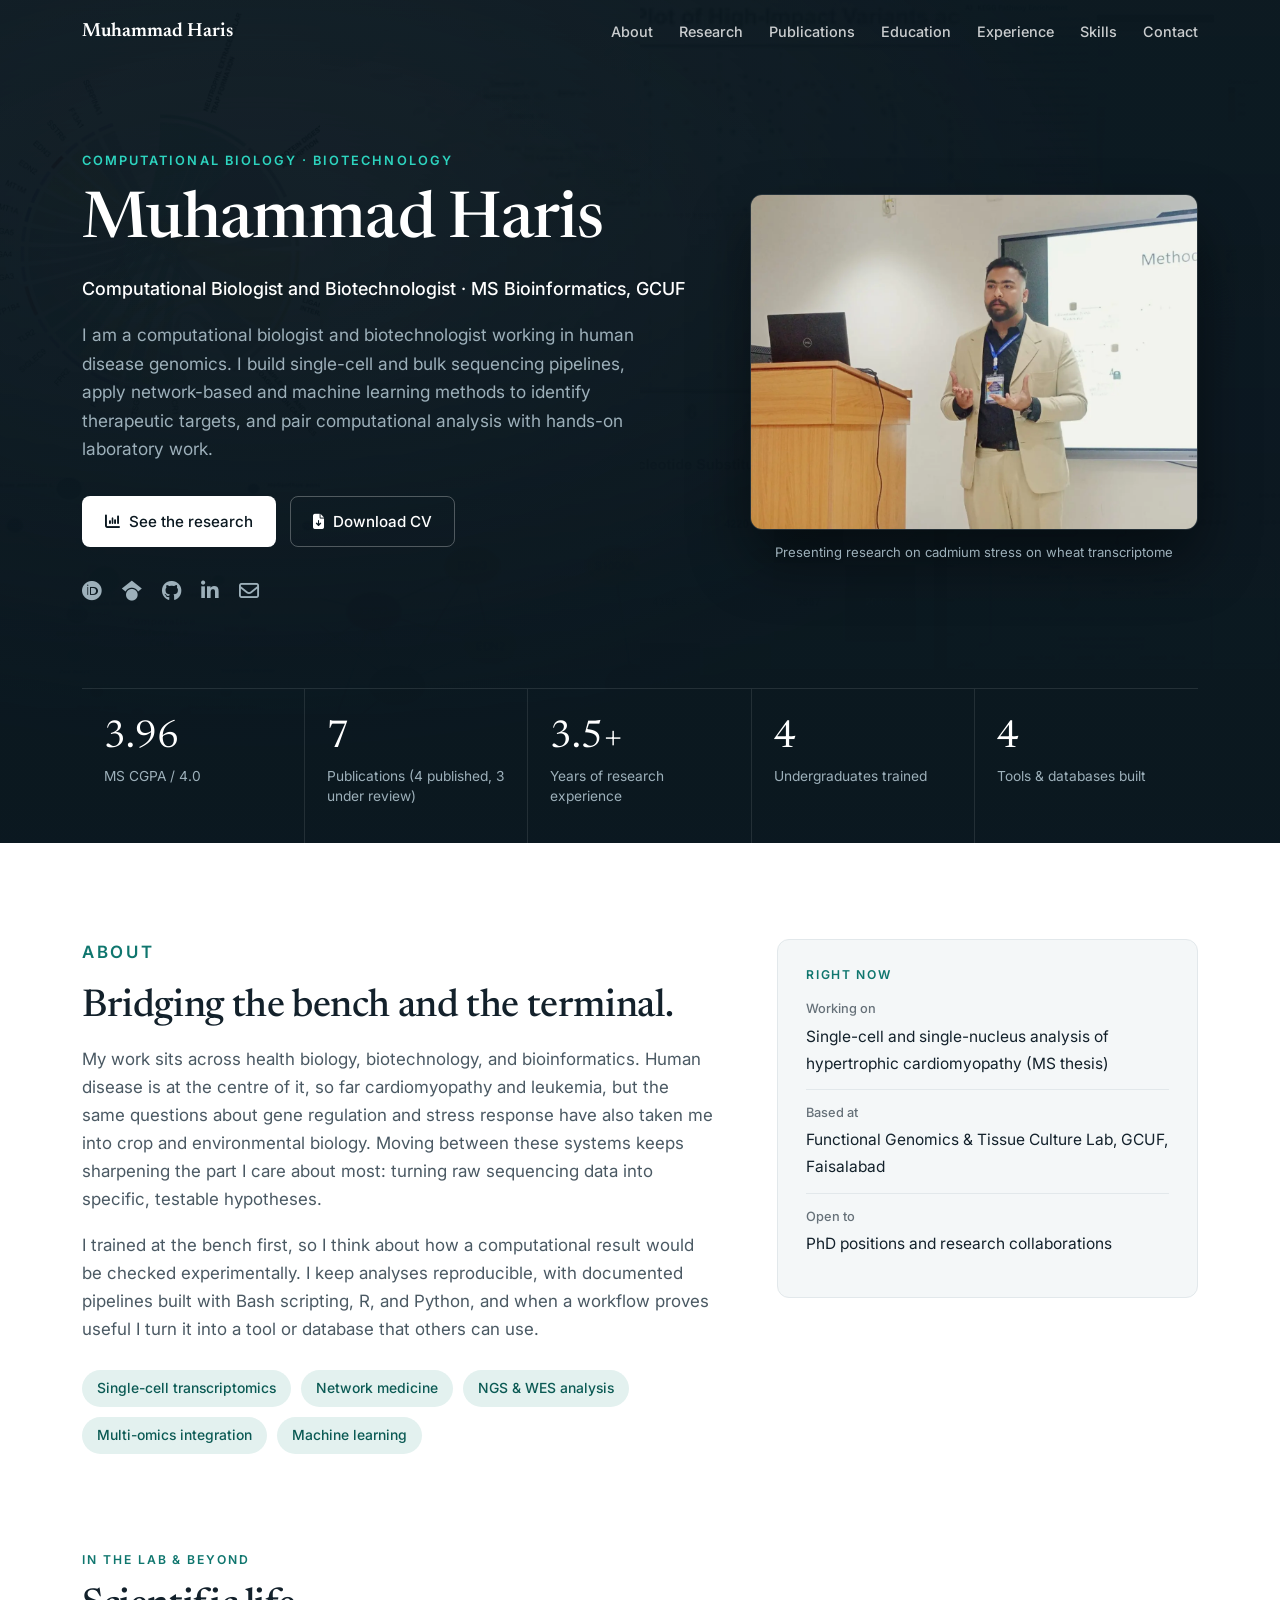
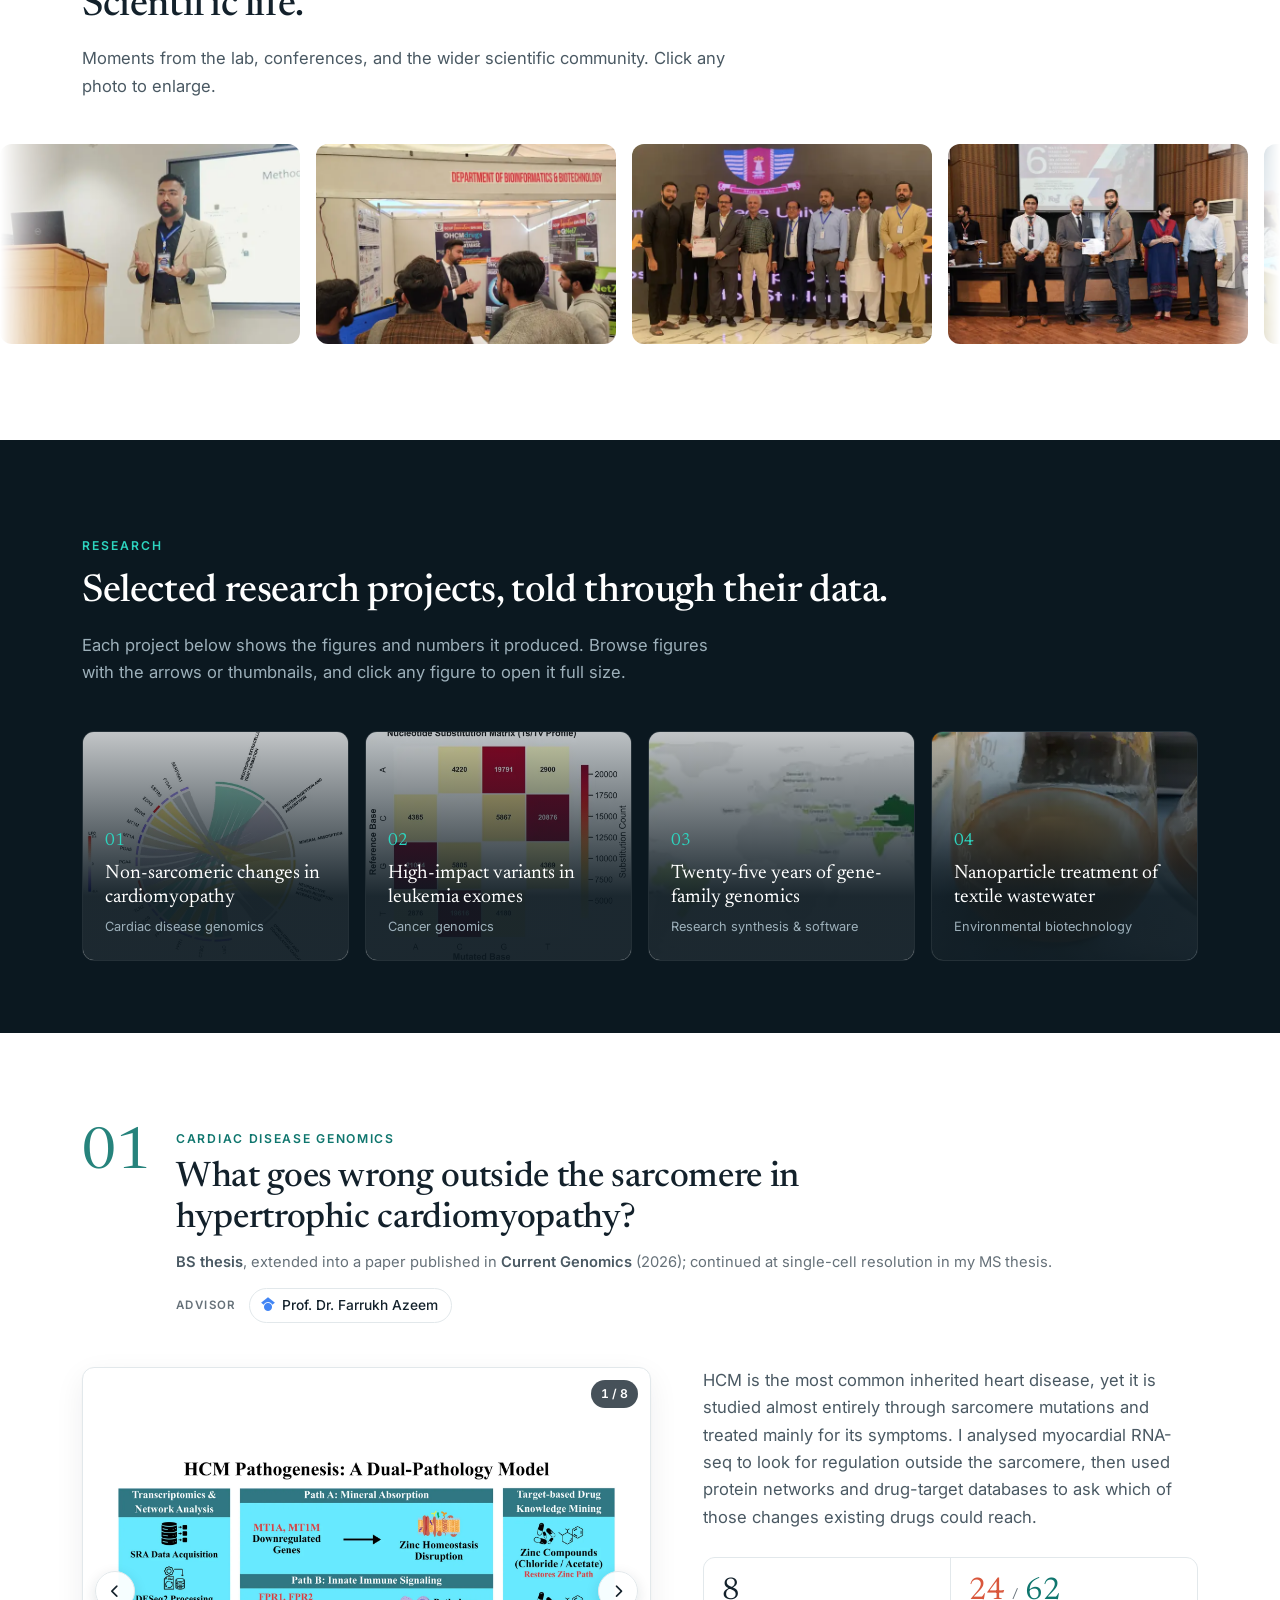
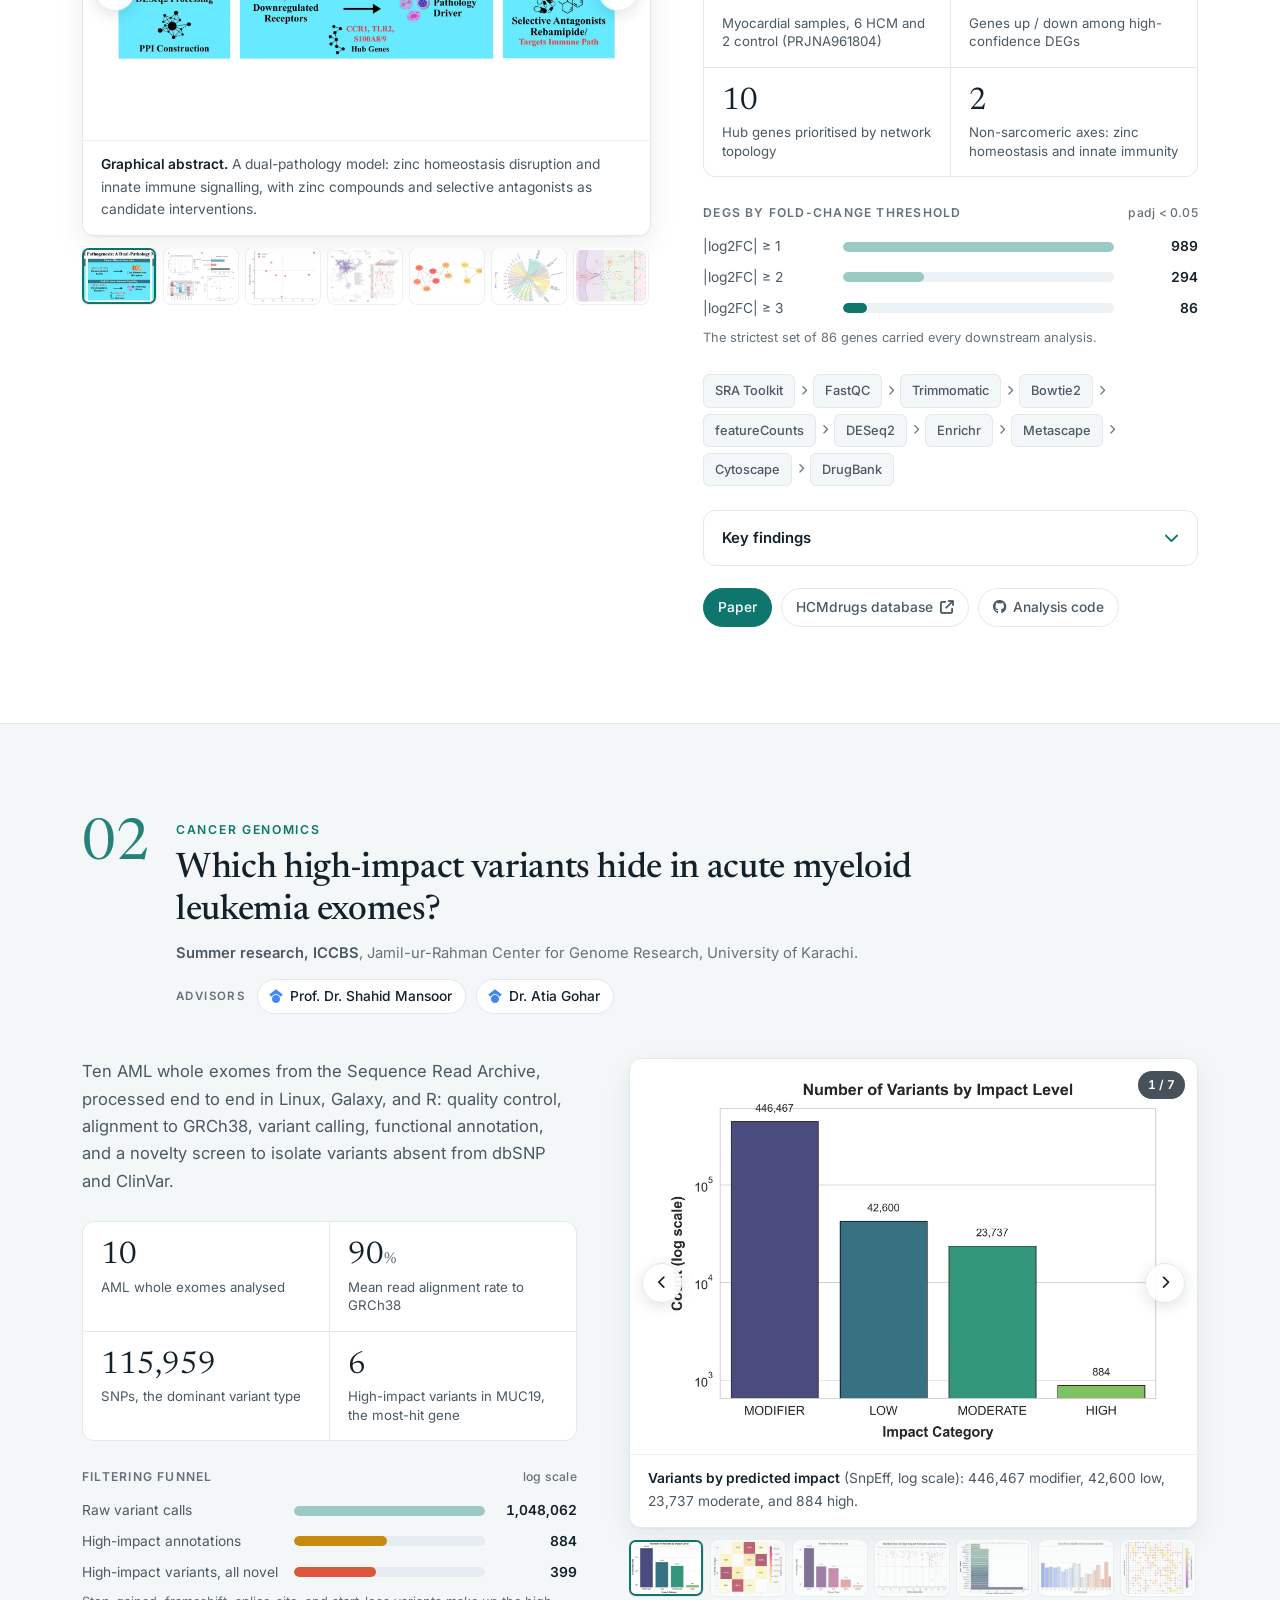
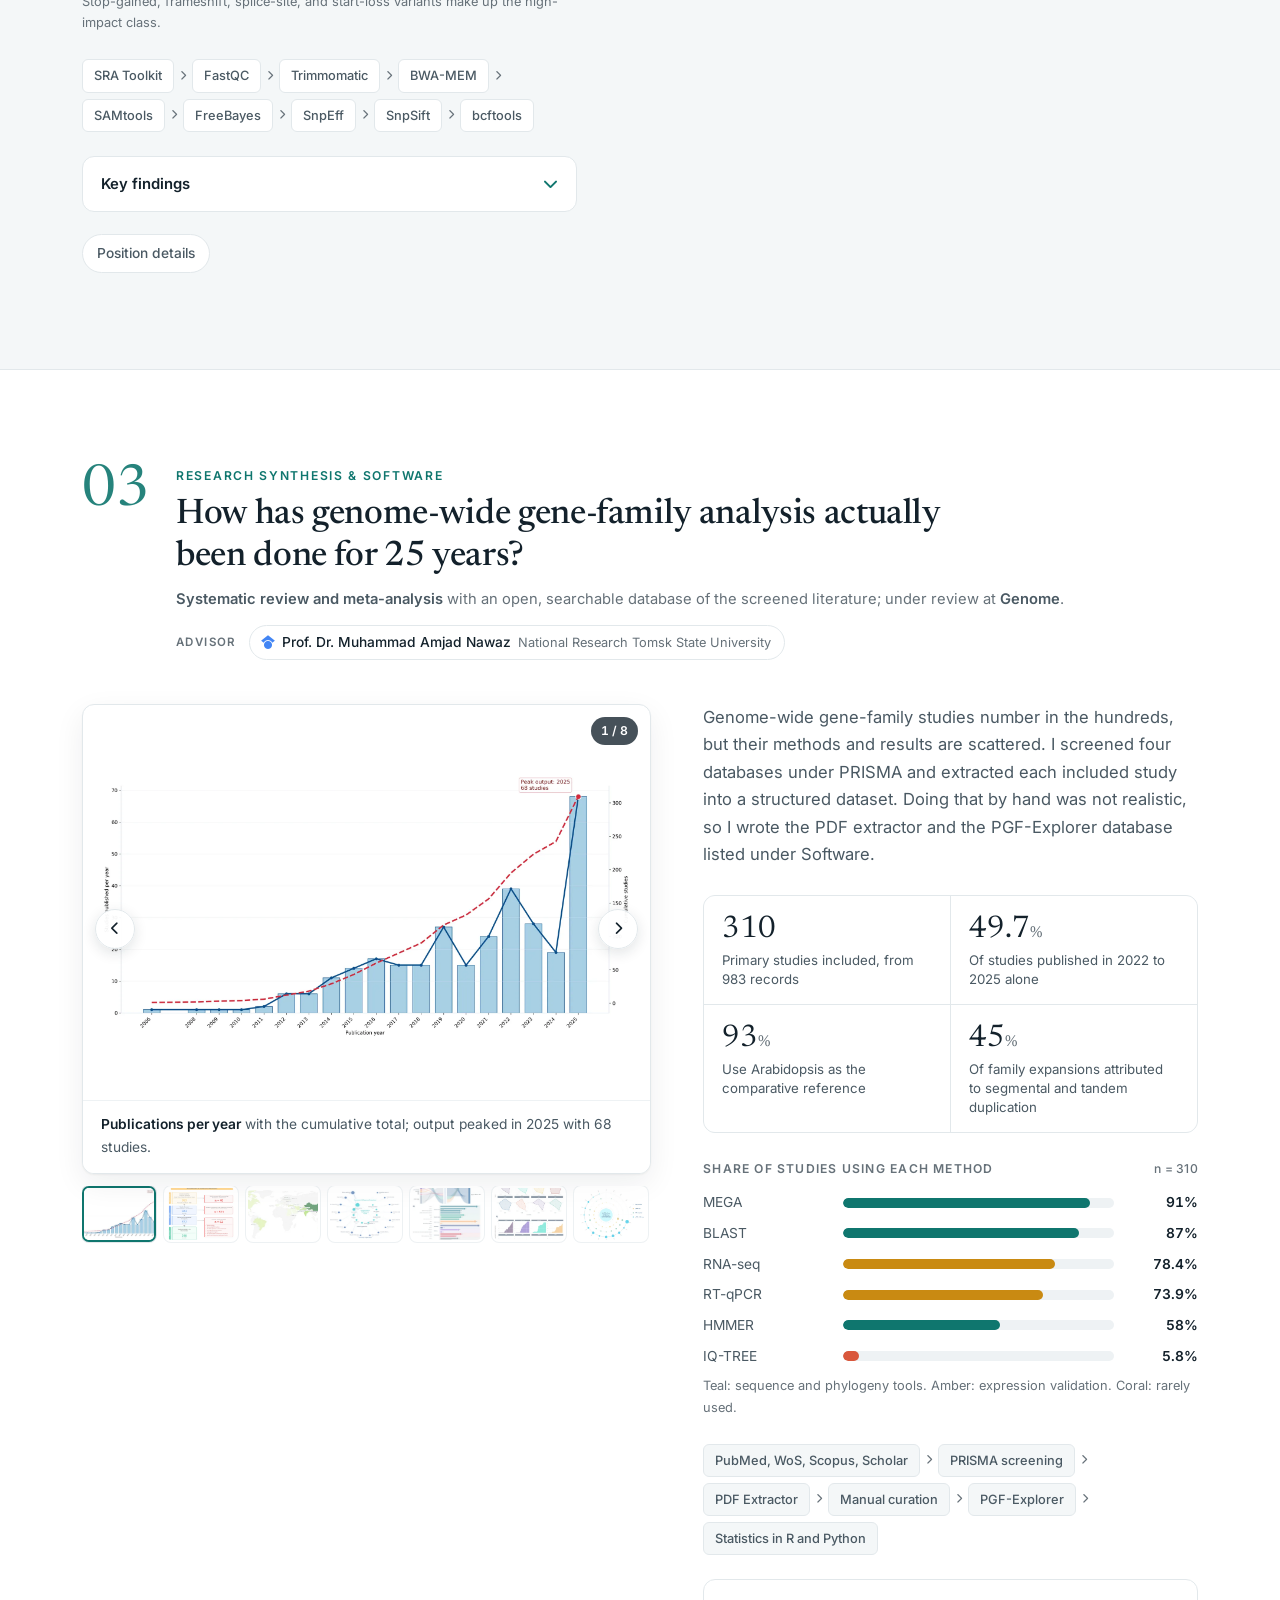
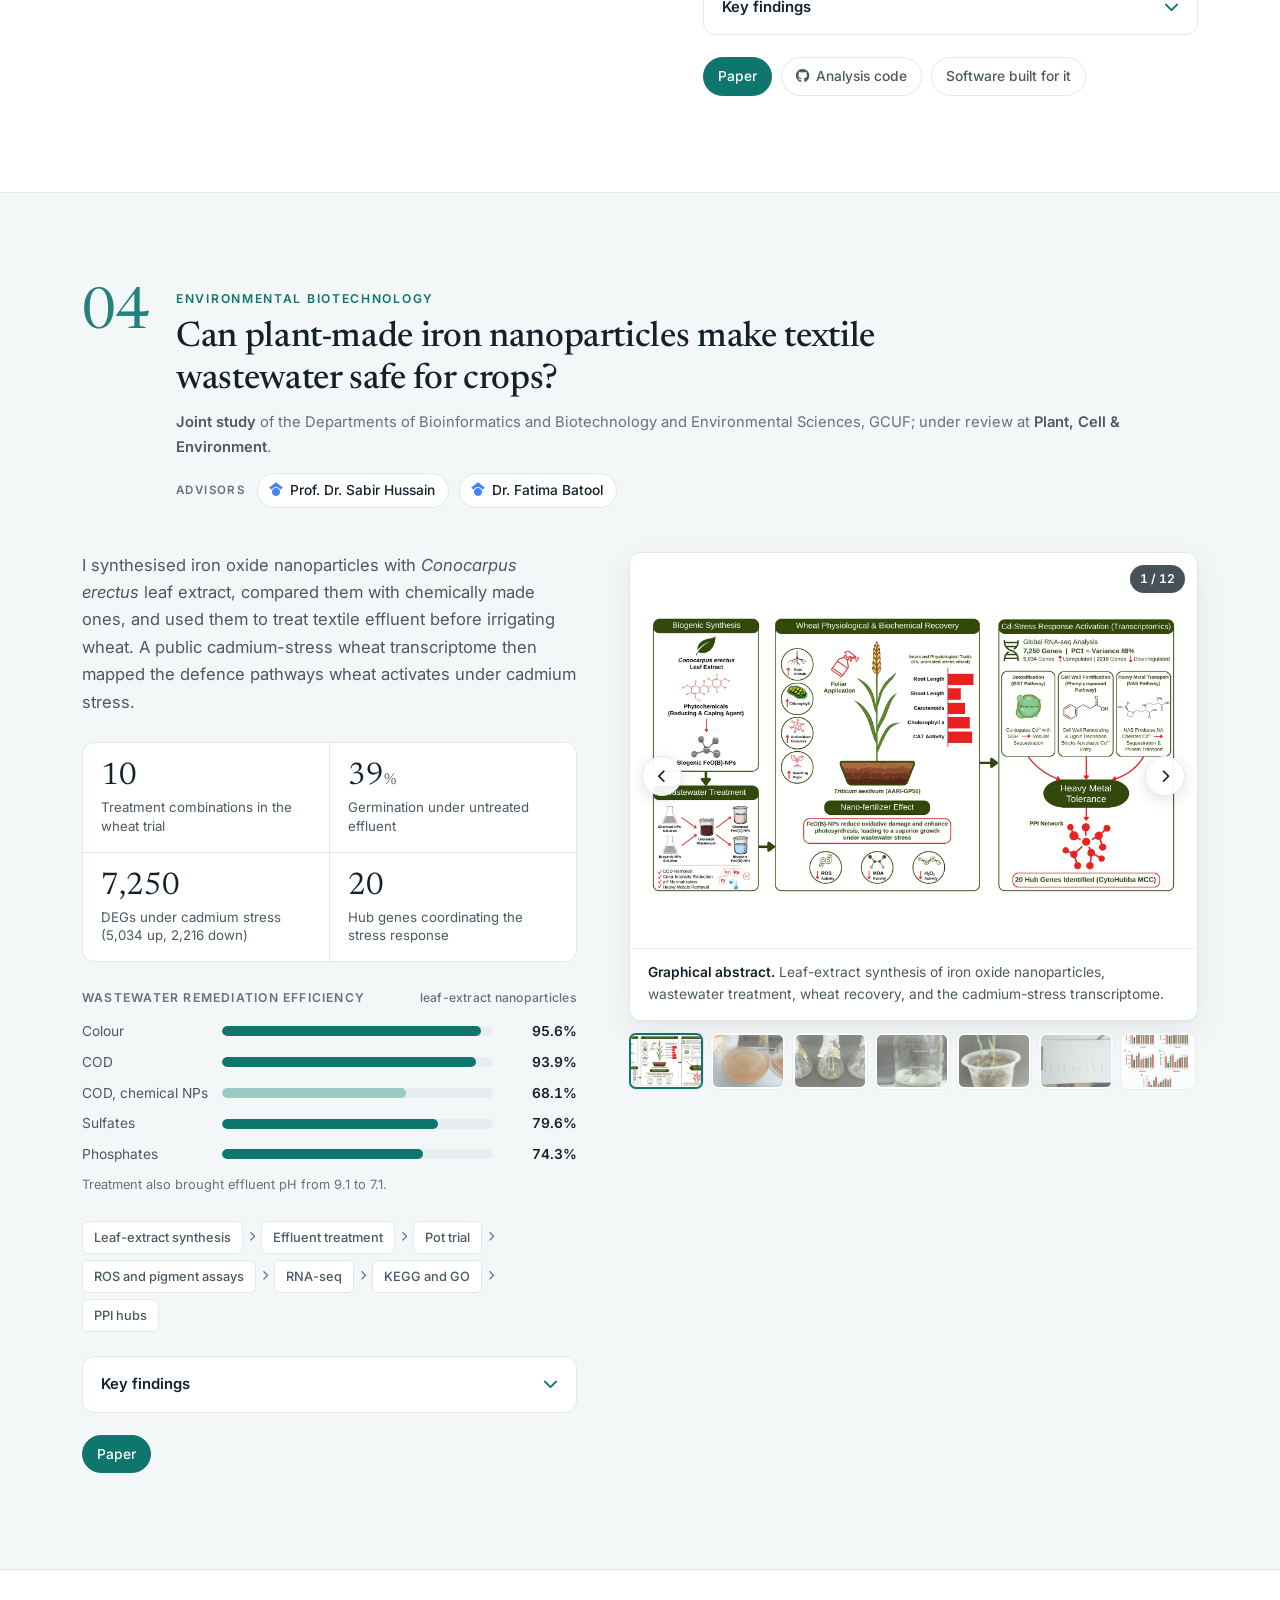
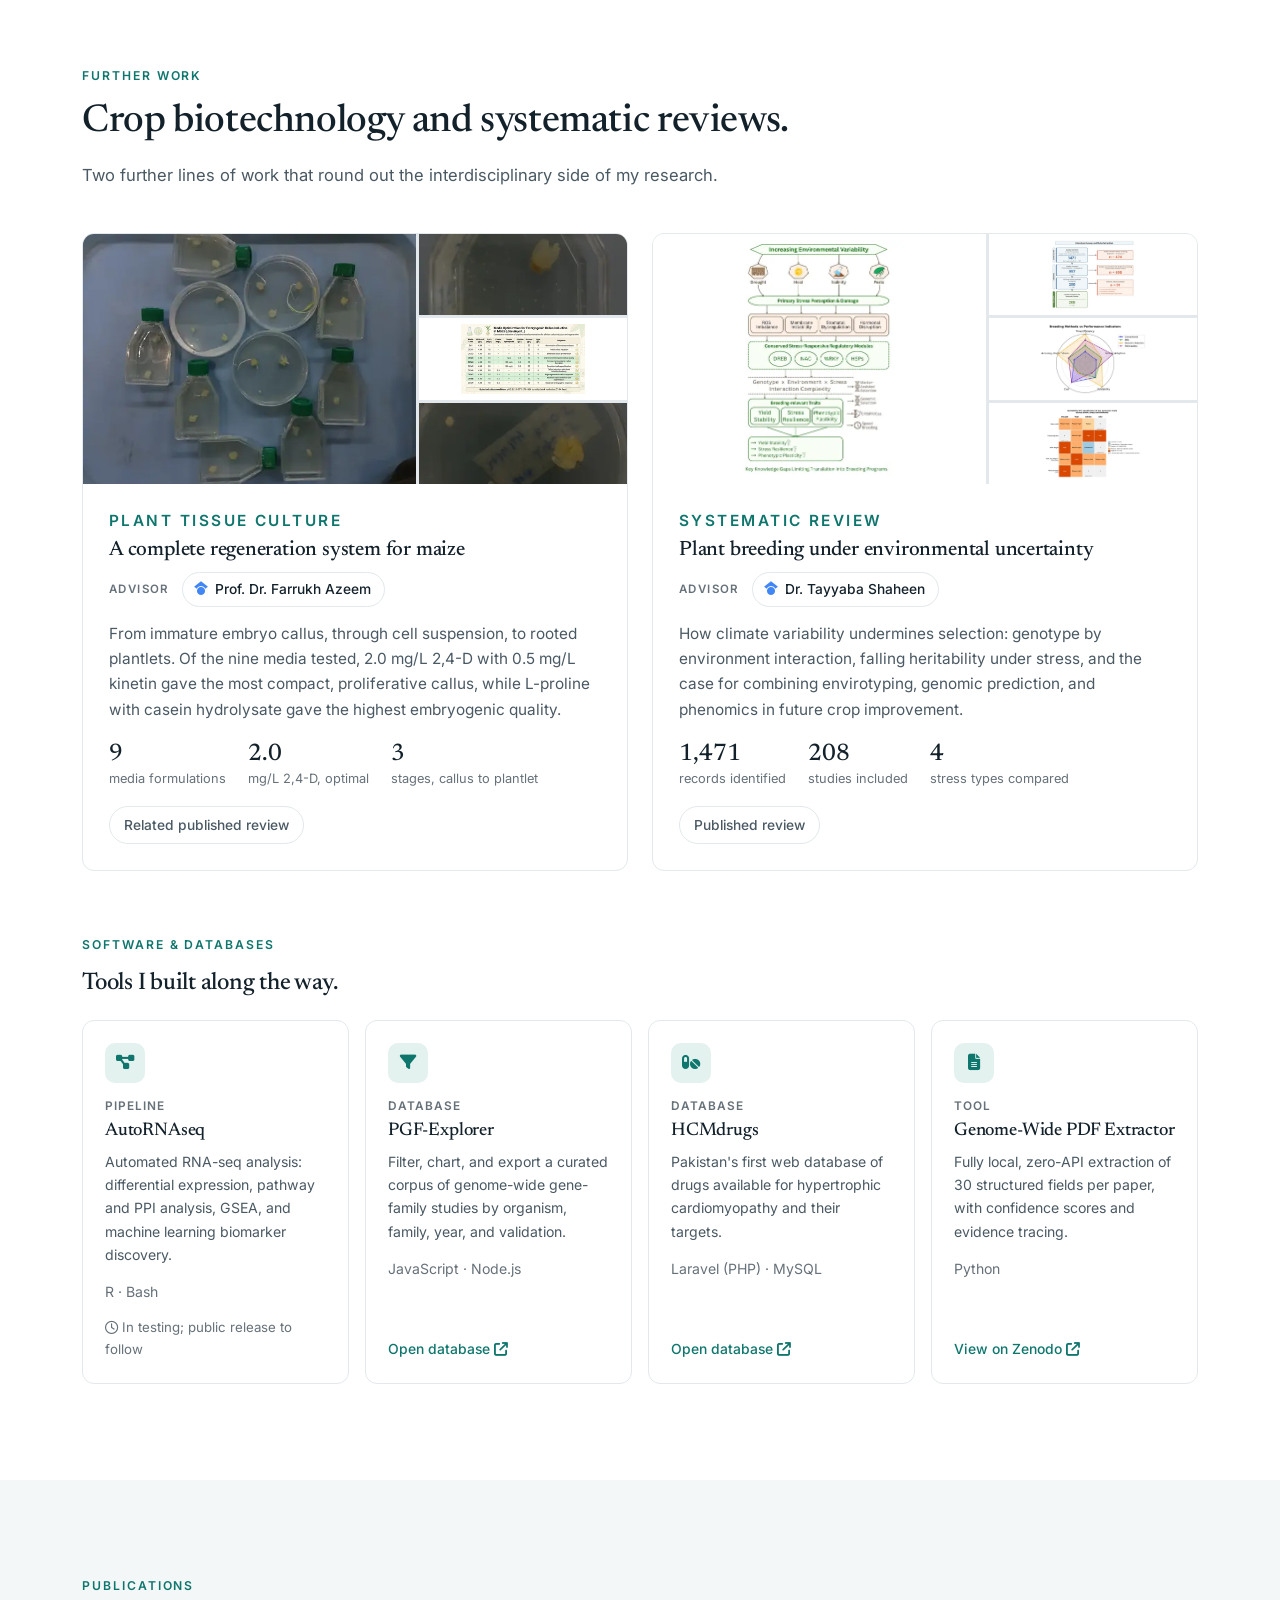
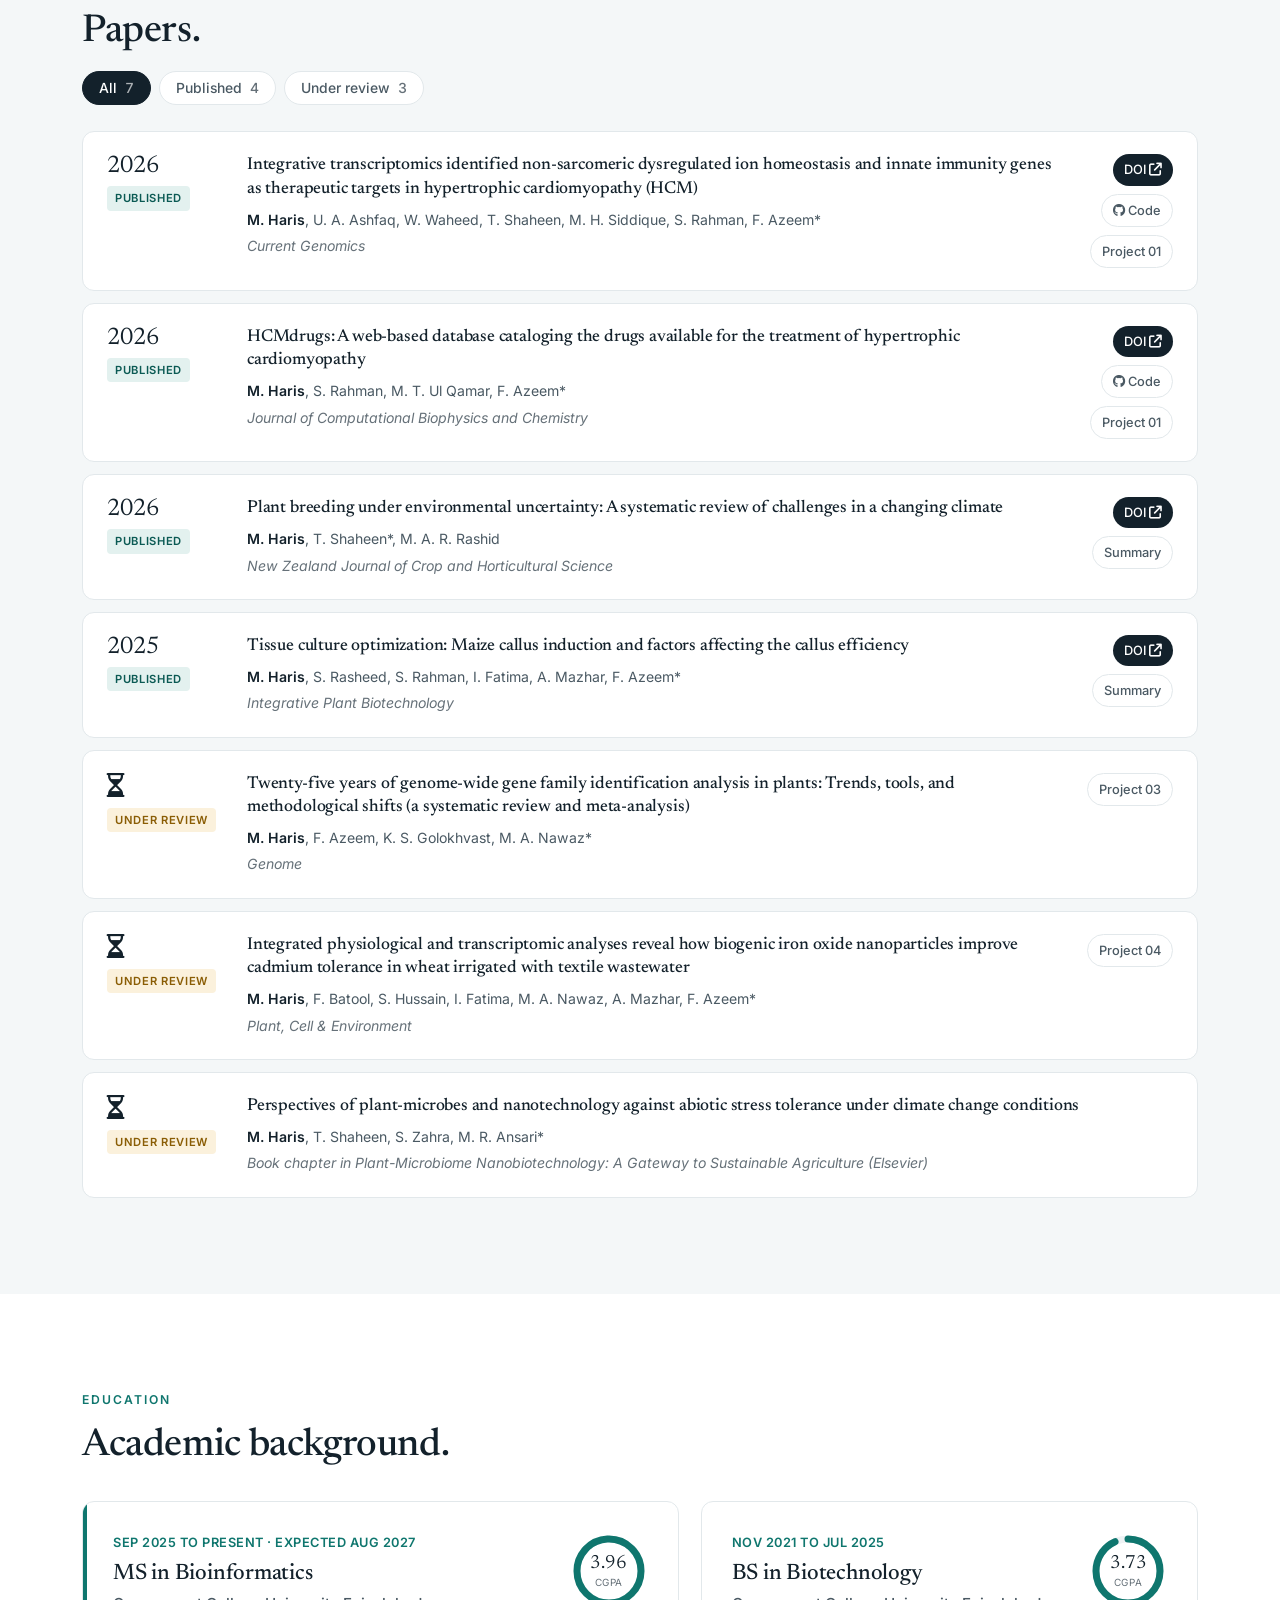
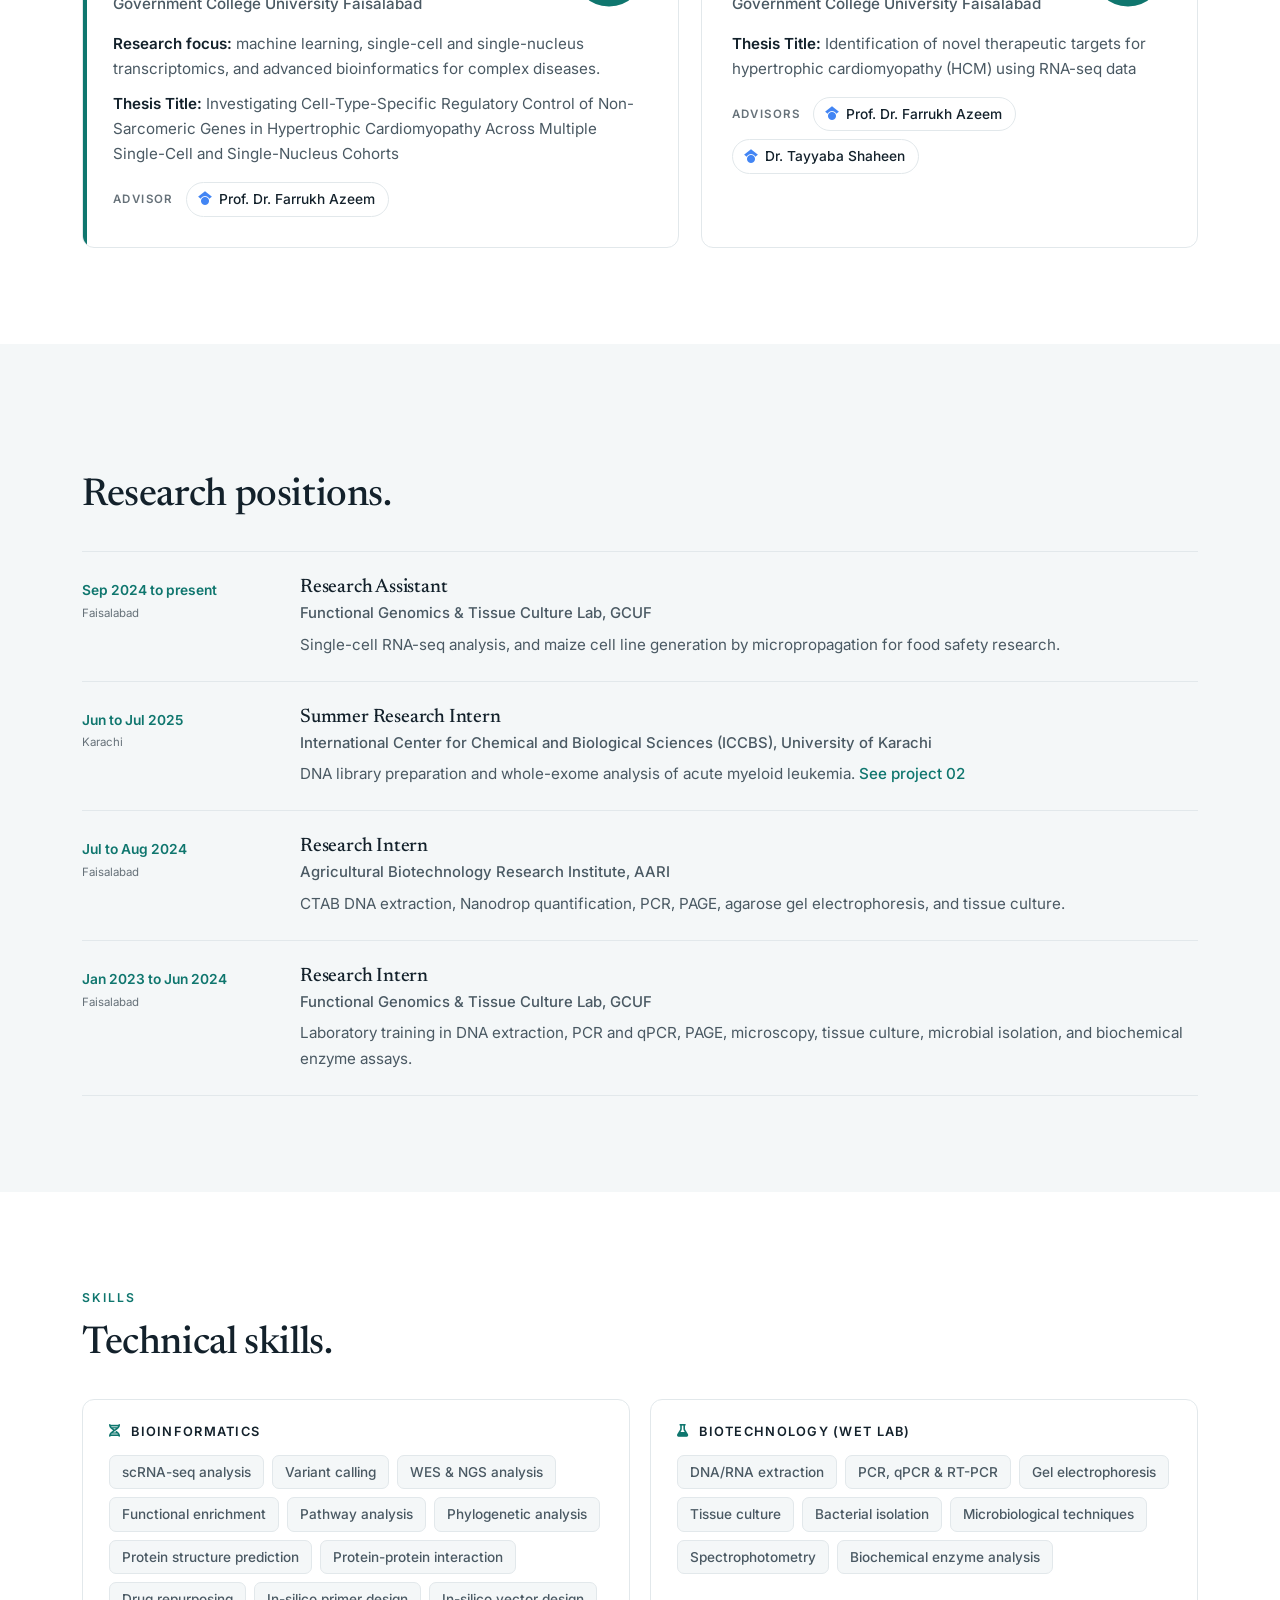
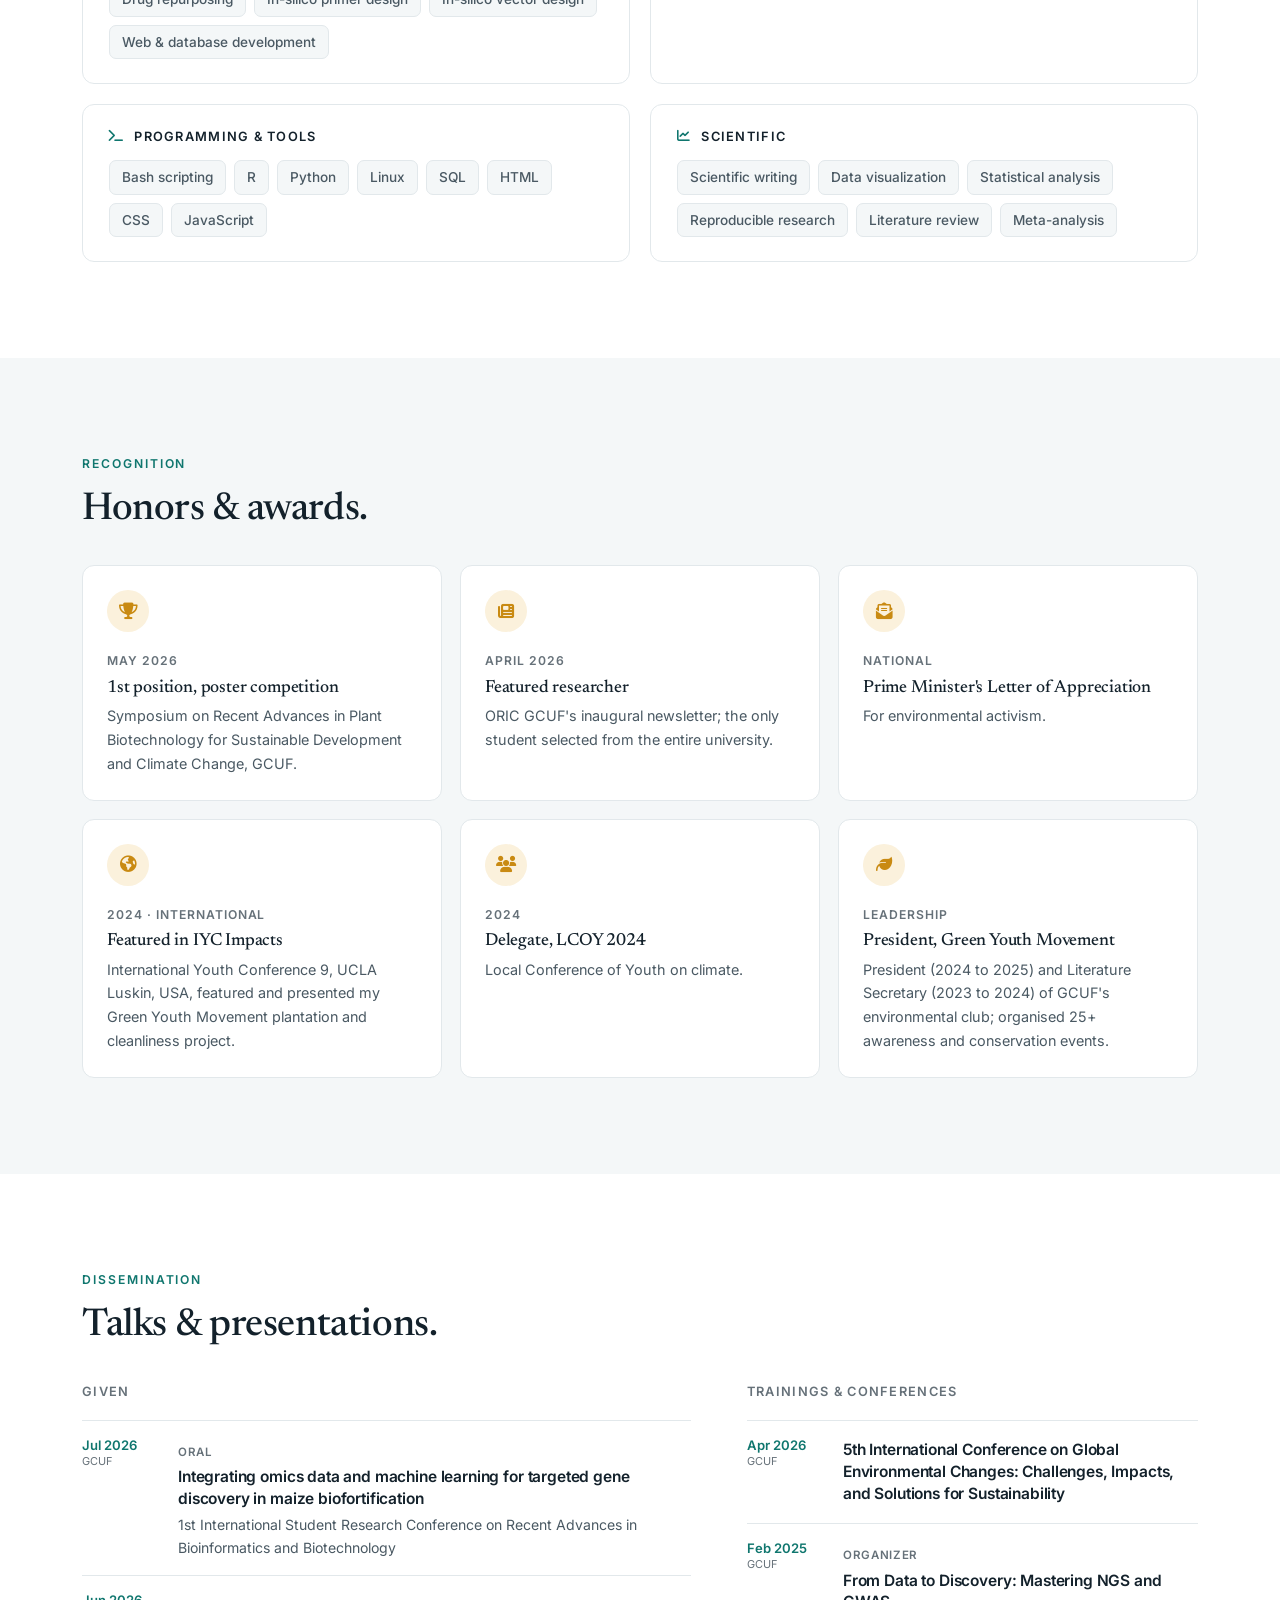
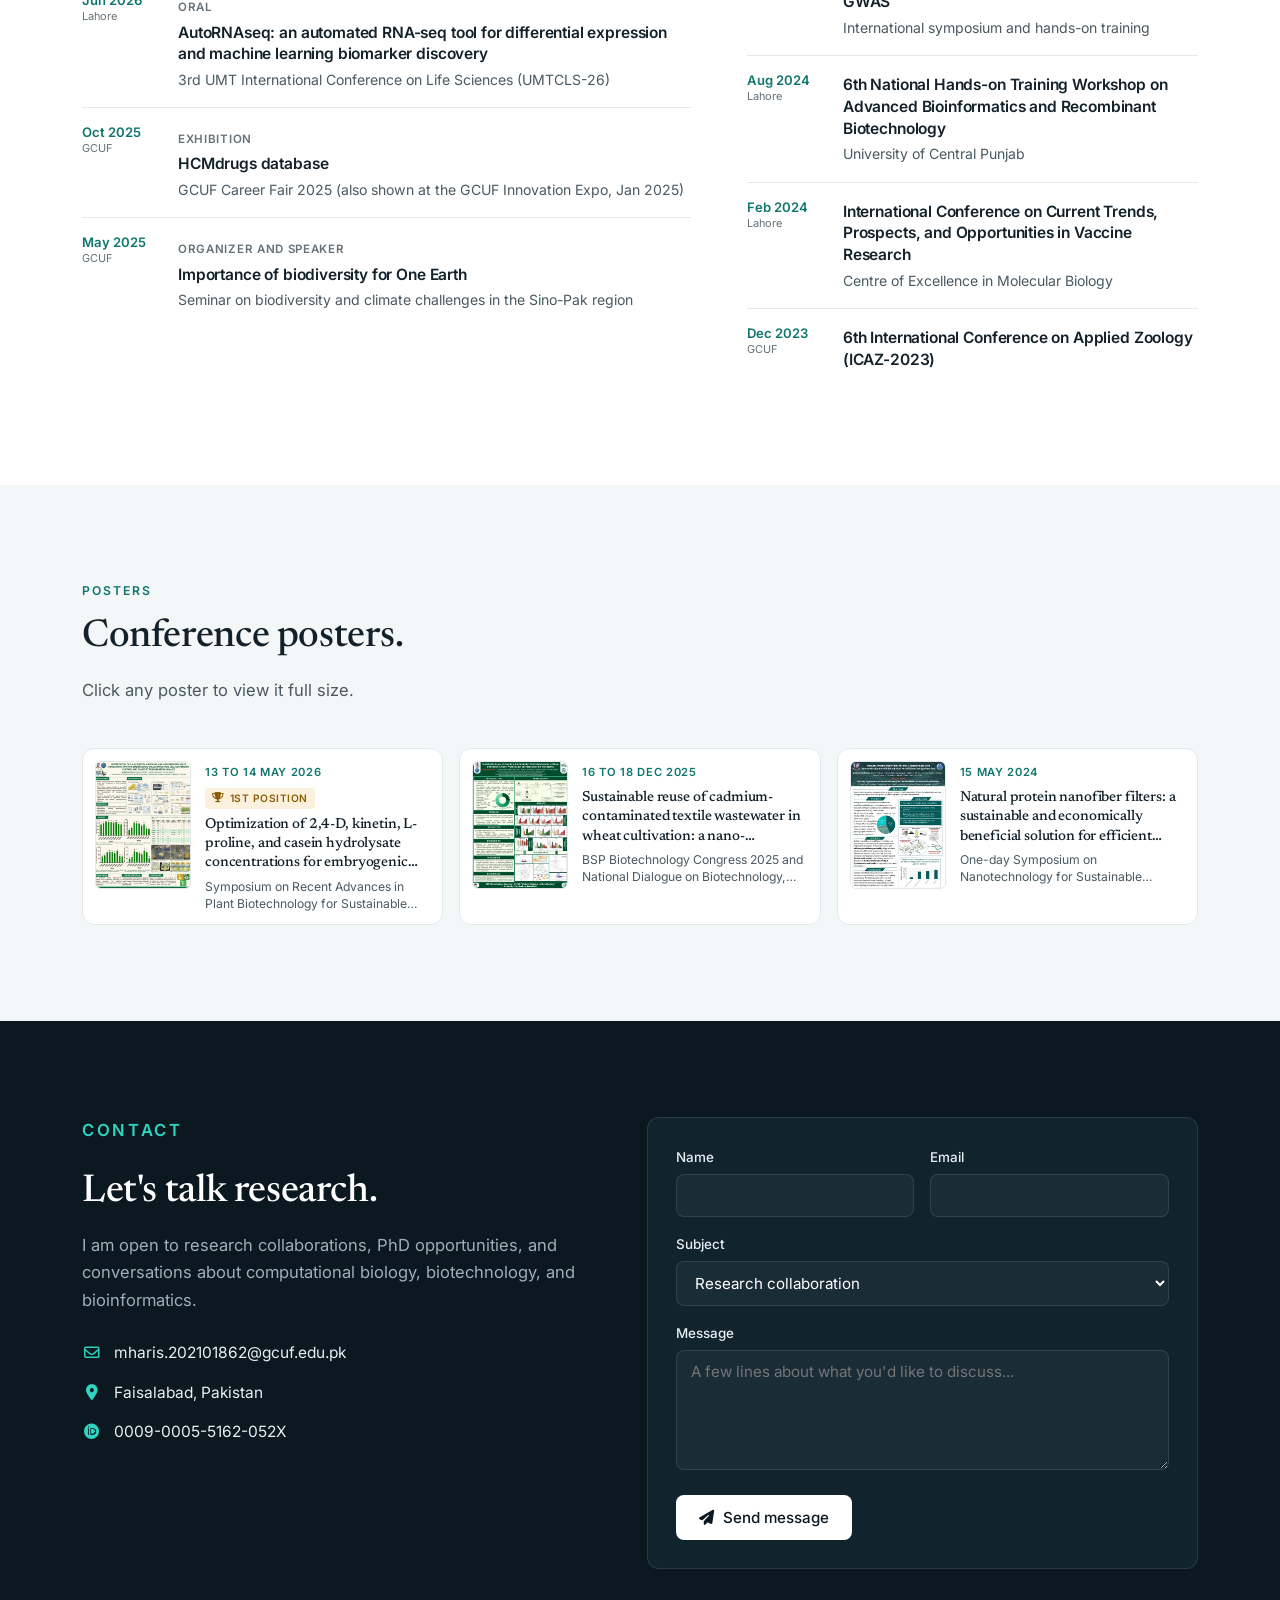
<file: index.html>
<!DOCTYPE html>
<html lang="en">

<head>
    <meta charset="UTF-8">
    <script>document.documentElement.classList.add('js');</script>
    <meta name="viewport" content="width=device-width, initial-scale=1.0">
    <meta name="description"
        content="Muhammad Haris, Computational Biologist and Biotechnologist (MS Bioinformatics, GCUF). Disease genomics: transcriptomics and network medicine in hypertrophic cardiomyopathy, exome variant discovery in leukemia, research synthesis, and reproducible software.">
    <meta property="og:title" content="Muhammad Haris, Computational Biologist and Biotechnologist">
    <meta property="og:description"
        content="Transcriptomics, network medicine, variant discovery, and reproducible bioinformatics software.">
    <meta property="og:type" content="website">
    <meta property="og:site_name" content="Muhammad Haris">
    <meta property="og:image" content="https://harisbio.github.io/og-image.jpg">
    <meta property="og:image:width" content="1200">
    <meta property="og:image:height" content="630">
    <meta property="og:image:alt" content="Muhammad Haris, Computational Biologist and Biotechnologist">
    <meta name="twitter:card" content="summary_large_image">
    <meta name="twitter:title" content="Muhammad Haris, Computational Biologist and Biotechnologist">
    <meta name="twitter:description" content="Transcriptomics, network medicine, variant discovery, and reproducible bioinformatics software.">
    <meta name="twitter:image" content="https://harisbio.github.io/og-image.jpg">
    <meta property="og:url" content="https://harisbio.github.io/">
    <link rel="canonical" href="https://harisbio.github.io/">
    <link rel="apple-touch-icon" href="favicon.png">
    <script type="application/ld+json">
    {
        "@context": "https://schema.org",
        "@type": "Person",
        "name": "Muhammad Haris",
        "url": "https://harisbio.github.io/",
        "image": "https://harisbio.github.io/photos/image.webp",
        "jobTitle": "Computational Biologist and Biotechnologist",
        "email": "mailto:mharis.202101862@gcuf.edu.pk",
        "affiliation": { "@type": "CollegeOrUniversity", "name": "Government College University Faisalabad" },
        "alumniOf": { "@type": "CollegeOrUniversity", "name": "Government College University Faisalabad" },
        "knowsAbout": ["Single-cell transcriptomics", "Network medicine", "NGS and WES analysis", "Multi-omics integration", "Machine learning", "Bioinformatics", "Biotechnology"],
        "sameAs": [
            "https://orcid.org/0009-0005-5162-052X",
            "https://scholar.google.com/citations?user=nPzH0agAAAAJ",
            "https://github.com/harisbio",
            "https://www.linkedin.com/in/profile-haris"
        ]
    }
    </script>
    <title>Muhammad Haris, Computational Biologist and Biotechnologist</title>
    <link rel="icon" sizes="32x32" href="favicon.png" type="image/png">
    <link rel="preconnect" href="https://fonts.googleapis.com">
    <link rel="preconnect" href="https://fonts.gstatic.com" crossorigin>
    <link
        href="https://fonts.googleapis.com/css2?family=Inter:wght@400;500;600&family=Newsreader:opsz,wght@6..72,400;6..72,500;6..72,600&display=swap"
        rel="stylesheet">
    <link rel="stylesheet" href="https://cdnjs.cloudflare.com/ajax/libs/font-awesome/6.5.1/css/all.min.css">
    <link rel="stylesheet" href="style.css">
</head>

<body>
    <!-- Navigation -->
    <nav class="nav">
        <div class="nav-inner">
            <a href="#top" class="nav-brand">Muhammad Haris</a>
            <button class="nav-toggle" aria-label="Menu"><i class="fa-solid fa-bars"></i></button>
            <div class="nav-links">
                <a href="#about">About</a>
                <a href="#research">Research</a>
                <a href="#publications">Publications</a>
                <a href="#education">Education</a>
                <a href="#experience">Experience</a>
                <a href="#skills">Skills</a>
                <a href="#contact">Contact</a>
            </div>
        </div>
    </nav>

    <!-- Hero -->
    <header id="top" class="hero">
        <div class="hero-bg" aria-hidden="true">
            <img src="fig/t/hcm-chord.webp" alt="">
            <img src="fig/t/meta-map.webp" alt="">
            <img src="fig/t/aml-rainfall.webp" alt="">
            <img src="fig/t/ww-kegg.webp" alt="">
            <img src="fig/t/meta-organisms.webp" alt="">
            <img src="fig/t/hcm-hubs.webp" alt="">
            <img src="fig/t/aml-subs.webp" alt="">
            <img src="fig/t/ww-pathway.webp" alt="">
        </div>
        <div class="container">
            <div class="hero-grid">
                <div>
                    <p class="hero-eyebrow" data-reveal>Computational Biology &middot; Biotechnology</p>
                    <h1 data-reveal>Muhammad Haris</h1>
                    <p class="hero-role" data-reveal>Computational Biologist and Biotechnologist &middot; MS
                        Bioinformatics, GCUF</p>
                    <p class="hero-lead" data-reveal>I am a computational biologist and biotechnologist working in human
                        disease genomics. I build single-cell and bulk sequencing pipelines, apply network-based and
                        machine learning methods to identify therapeutic targets, and pair computational analysis with
                        hands-on laboratory work.</p>
                    <div class="hero-actions" data-reveal>
                        <a href="#research" class="btn btn-light"><i class="fa-solid fa-chart-column"></i> See the
                            research</a>
                        <a href="CV_Muhammad Haris.pdf" target="_blank" class="btn btn-ghost-dark"><i
                                class="fa-solid fa-file-arrow-down"></i> Download CV</a>
                    </div>
                    <div class="hero-links" data-reveal>
                        <a href="https://orcid.org/0009-0005-5162-052X" target="_blank" rel="noopener" title="ORCID"><i
                                class="fa-brands fa-orcid"></i></a>
                        <a href="https://scholar.google.com/citations?user=nPzH0agAAAAJ&amp;hl=en" target="_blank" rel="noopener" title="Google Scholar"><i
                                class="fa-brands fa-google-scholar"></i></a>
                        <a href="https://github.com/harisbio" target="_blank" rel="noopener" title="GitHub"><i
                                class="fa-brands fa-github"></i></a>
                        <a href="https://www.linkedin.com/in/profile-haris" target="_blank" rel="noopener"
                            title="LinkedIn"><i class="fa-brands fa-linkedin-in"></i></a>
                        <a href="mailto:mharis.202101862@gcuf.edu.pk" title="Email"><i
                                class="fa-regular fa-envelope"></i></a>
                    </div>
                </div>
                <figure class="hero-photo" data-reveal>
                    <img src="photos/image.webp" alt="Muhammad Haris presenting research">
                    <figcaption>Presenting research on cadmium stress on wheat transcriptome</figcaption>
                </figure>
            </div>

            <div class="stats">
                <div class="stat-cell">
                    <div class="stat-num" data-count="3.96" data-decimals="2">3.96</div>
                    <div class="stat-label">MS CGPA / 4.0</div>
                </div>
                <div class="stat-cell">
                    <div class="stat-num" data-count="7">7</div>
                    <div class="stat-label">Publications (4 published, 3 under review)</div>
                </div>
                <div class="stat-cell">
                    <div class="stat-num" data-count="3.5" data-decimals="1" data-suffix="+">3.5+</div>
                    <div class="stat-label">Years of research experience</div>
                </div>
                <div class="stat-cell">
                    <div class="stat-num" data-count="4">4</div>
                    <div class="stat-label">Undergraduates trained</div>
                </div>
                <div class="stat-cell">
                    <div class="stat-num" data-count="4">4</div>
                    <div class="stat-label">Tools &amp; databases built</div>
                </div>
            </div>
        </div>
    </header>

    <!-- About -->
    <section id="about">
        <div class="container">
            <div class="about-grid">
                <div class="about-text">
                    <p class="section-label" data-reveal>About</p>
                    <h2 class="section-title" data-reveal>Bridging the bench and the terminal.</h2>
                    <p data-reveal>My work sits across health biology, biotechnology, and bioinformatics. Human disease
                        is at the centre of it, so far cardiomyopathy and leukemia, but the same questions about gene
                        regulation and stress response have also taken me into crop and environmental biology. Moving
                        between these systems keeps sharpening the part I care about most: turning raw sequencing data
                        into specific, testable hypotheses.</p>
                    <p data-reveal>I trained at the bench first, so I think about how a computational result would be
                        checked experimentally. I keep analyses reproducible, with documented pipelines built with Bash
                        scripting, R, and Python, and when a workflow proves useful I turn it into a tool or database
                        that others can use.</p>
                    <div class="focus-tags" data-reveal>
                        <span class="focus-tag">Single-cell transcriptomics</span>
                        <span class="focus-tag">Network medicine</span>
                        <span class="focus-tag">NGS &amp; WES analysis</span>
                        <span class="focus-tag">Multi-omics integration</span>
                        <span class="focus-tag">Machine learning</span>
                    </div>
                </div>
                <aside class="now-card" data-reveal>
                    <h3>Right now</h3>
                    <div class="now-row"><b>Working on</b><span>Single-cell and single-nucleus analysis of hypertrophic
                            cardiomyopathy (MS thesis)</span></div>
                    <div class="now-row"><b>Based at</b><span>Functional Genomics &amp; Tissue Culture Lab, GCUF,
                            Faisalabad</span></div>
                    <div class="now-row"><b>Open to</b><span>PhD positions and research collaborations</span></div>
                </aside>
            </div>
        </div>
    </section>

    <!-- Scientific life carousel -->
    <section id="life" style="padding-top: 0;">
        <div class="container">
            <p class="section-label" data-reveal>In the lab &amp; beyond</p>
            <h2 class="section-title" data-reveal>Scientific life.</h2>
            <p class="section-intro" data-reveal>Moments from the lab, conferences, and the wider scientific community.
                Click any photo to enlarge.</p>
        </div>
        <div class="carousel" data-reveal>
            <div class="carousel-track">
                <div class="carousel-item" onclick="openLightbox('photos/image.webp','Presenting research')"><img src="photos/t/image.webp" alt="Presenting research" loading="lazy"></div>
                <div class="carousel-item" onclick="openLightbox('photos/image23.webp','In the laboratory')"><img src="photos/t/image23.webp" alt="Laboratory work" loading="lazy"></div>
                <div class="carousel-item" onclick="openLightbox('photos/image12.webp','At a scientific conference')"><img src="photos/t/image12.webp" alt="Conference" loading="lazy"></div>
                <div class="carousel-item" onclick="openLightbox('photos/image8.webp','Scientific community')"><img src="photos/t/image8.webp" alt="Scientific community" loading="lazy"></div>
                <div class="carousel-item" onclick="openLightbox('photos/image9.webp','Computational work')"><img src="photos/t/image9.webp" alt="Computational work" loading="lazy"></div>
                <div class="carousel-item" onclick="openLightbox('photos/image11.webp','Bench science')"><img src="photos/t/image11.webp" alt="Bench science" loading="lazy"></div>
                <div class="carousel-item" onclick="openLightbox('photos/image16.webp','Sample preparation')"><img src="photos/t/image16.webp" alt="Sample preparation" loading="lazy"></div>
                <div class="carousel-item" onclick="openLightbox('photos/image24.webp','Scientific dialogue')"><img src="photos/t/image24.webp" alt="Scientific dialogue" loading="lazy"></div>
                <div class="carousel-item" onclick="openLightbox('photos/image13.webp','Field and lab work')"><img src="photos/t/image13.webp" alt="Field and lab work" loading="lazy"></div>
                <div class="carousel-item" onclick="openLightbox('photos/image17.webp','Microscopy')"><img src="photos/t/image17.webp"
                        alt="Microscopy" loading="lazy"></div>
                <div class="carousel-item" onclick="openLightbox('photos/image19.webp','Research assembly')"><img src="photos/t/image19.webp" alt="Research assembly" loading="lazy"></div>
                <div class="carousel-item" onclick="openLightbox('photos/imagenano.webp','Nanotechnology work')"><img src="photos/t/imagenano.webp" alt="Nanotechnology work" loading="lazy"></div>
                <!-- Duplicate set for seamless loop -->
                <div class="carousel-item" aria-hidden="true" onclick="openLightbox('photos/image.webp','Presenting research')"><img src="photos/t/image.webp" alt="" loading="lazy"></div>
                <div class="carousel-item" aria-hidden="true" onclick="openLightbox('photos/image23.webp','In the laboratory')"><img src="photos/t/image23.webp" alt="" loading="lazy"></div>
                <div class="carousel-item" aria-hidden="true" onclick="openLightbox('photos/image12.webp','At a scientific conference')"><img src="photos/t/image12.webp" alt="" loading="lazy"></div>
                <div class="carousel-item" aria-hidden="true" onclick="openLightbox('photos/image8.webp','Scientific community')"><img src="photos/t/image8.webp" alt="" loading="lazy"></div>
                <div class="carousel-item" aria-hidden="true" onclick="openLightbox('photos/image9.webp','Computational work')"><img src="photos/t/image9.webp" alt="" loading="lazy"></div>
                <div class="carousel-item" aria-hidden="true" onclick="openLightbox('photos/image11.webp','Bench science')"><img src="photos/t/image11.webp" alt="" loading="lazy"></div>
                <div class="carousel-item" aria-hidden="true" onclick="openLightbox('photos/image16.webp','Sample preparation')"><img src="photos/t/image16.webp" alt="" loading="lazy"></div>
                <div class="carousel-item" aria-hidden="true" onclick="openLightbox('photos/image24.webp','Scientific dialogue')"><img src="photos/t/image24.webp" alt="" loading="lazy"></div>
                <div class="carousel-item" aria-hidden="true" onclick="openLightbox('photos/image13.webp','Field and lab work')"><img src="photos/t/image13.webp" alt="" loading="lazy"></div>
                <div class="carousel-item" aria-hidden="true" onclick="openLightbox('photos/image17.webp','Microscopy')"><img src="photos/t/image17.webp" alt="" loading="lazy"></div>
                <div class="carousel-item" aria-hidden="true" onclick="openLightbox('photos/image19.webp','Research assembly')"><img src="photos/t/image19.webp" alt="" loading="lazy"></div>
                <div class="carousel-item" aria-hidden="true" onclick="openLightbox('photos/imagenano.webp','Nanotechnology work')"><img src="photos/t/imagenano.webp" alt="" loading="lazy"></div>
            </div>
        </div>
    </section>

    <!-- Research: head + index -->
    <section id="research" class="research-head">
        <div class="container">
            <p class="section-label" data-reveal>Research</p>
            <h2 class="section-title" data-reveal>Selected research projects, told through their data.</h2>
            <p class="section-intro" data-reveal>Each project below shows the figures and numbers it produced. Browse
                figures with the arrows or thumbnails, and click any figure to open it full size.</p>
            <div class="prog-index">
                <a class="pi-tile" href="#p-hcm" data-reveal>
                    <img src="fig/t/hcm-chord.webp" alt="" loading="lazy">
                    <span class="pi-num">01</span>
                    <span class="pi-title">Non-sarcomeric changes in cardiomyopathy</span>
                    <span class="pi-tag">Cardiac disease genomics</span>
                </a>
                <a class="pi-tile" href="#p-aml" data-reveal>
                    <img src="fig/t/aml-subs.webp" alt="" loading="lazy">
                    <span class="pi-num">02</span>
                    <span class="pi-title">High-impact variants in leukemia exomes</span>
                    <span class="pi-tag">Cancer genomics</span>
                </a>
                <a class="pi-tile" href="#p-meta" data-reveal>
                    <img src="fig/t/meta-map.webp" alt="" loading="lazy">
                    <span class="pi-num">03</span>
                    <span class="pi-title">Twenty-five years of gene-family genomics</span>
                    <span class="pi-tag">Research synthesis &amp; software</span>
                </a>
                <a class="pi-tile" href="#p-ww" data-reveal>
                    <img src="fig/t/ww-raw.webp" alt="" loading="lazy">
                    <span class="pi-num">04</span>
                    <span class="pi-title">Nanoparticle treatment of textile wastewater</span>
                    <span class="pi-tag">Environmental biotechnology</span>
                </a>
            </div>
        </div>
    </section>

    <!-- Project 01: HCM -->
    <section class="program" id="p-hcm">
        <div class="container">
            <div class="prog-head" data-reveal>
                <span class="prog-num">01</span>
                <div>
                    <p class="prog-tag">Cardiac disease genomics</p>
                    <h2 class="prog-title">What goes wrong outside the sarcomere in hypertrophic cardiomyopathy?</h2>
                    <p class="prog-status"><b>BS thesis</b>, extended into a paper published in <b>Current
                            Genomics</b> (2026); continued at single-cell resolution in my MS thesis.</p>
                    <p class="prog-advisors"><span>Advisor</span>
                        <a href="https://scholar.google.com/citations?user=OcgB99cAAAAJ&amp;hl=en" target="_blank" rel="noopener"><i class="fa-brands fa-google-scholar"></i> Prof. Dr. Farrukh Azeem</a>
                    </p>
                </div>
            </div>
            <div class="prog-grid">
                <div class="fig-carousel" data-reveal>
                    <div class="fc-stage">
                        <figure class="fc-slide is-active">
                            <div class="fc-img"><img src="fig/hcm-abstract.webp" alt="HCM graphical abstract"></div>
                            <figcaption><b>Graphical abstract.</b> A dual-pathology model: zinc homeostasis disruption and
                                innate immune signalling, with zinc compounds and selective antagonists as candidate
                                interventions.</figcaption>
                        </figure>
                        <figure class="fc-slide">
                            <div class="fc-img"><img src="fig/hcm-degs.webp" alt="Differential expression" loading="lazy"></div>
                            <figcaption><b>Differential expression.</b> Volcano plot, DEG summary, heatmap of top DEGs,
                                and PCA separating HCM from control tissue.</figcaption>
                        </figure>
                        <figure class="fc-slide">
                            <div class="fc-img"><img src="fig/hcm-pca.webp" alt="PCA" loading="lazy"></div>
                            <figcaption><b>PCA of VST-normalised expression</b> (top 500 variable genes). PC1 explains
                                47.5% of variance and PC2 18.8%.</figcaption>
                        </figure>
                        <figure class="fc-slide">
                            <div class="fc-img"><img src="fig/hcm-network.webp" alt="Enrichment and PPI" loading="lazy"></div>
                            <figcaption><b>Enrichment and networks.</b> GO enrichment, the Metascape PPI network, MCODE
                                modules, and the gene by term matrix.</figcaption>
                        </figure>
                        <figure class="fc-slide">
                            <div class="fc-img"><img src="fig/hcm-hubs.webp" alt="Hub genes" loading="lazy"></div>
                            <figcaption><b>Top 10 hub genes</b> ranked by CytoHubba MCC; colour reflects log2 fold
                                change.</figcaption>
                        </figure>
                        <figure class="fc-slide">
                            <div class="fc-img"><img src="fig/hcm-chord.webp" alt="KEGG chord" loading="lazy"></div>
                            <figcaption><b>KEGG gene and pathway chord diagram</b> linking DEGs to NET formation, mineral
                                absorption, and complement cascades.</figcaption>
                        </figure>
                        <figure class="fc-slide">
                            <div class="fc-img"><img src="fig/hcm-net.webp" alt="Innate immune mechanism" loading="lazy"></div>
                            <figcaption><b>Proposed innate immune mechanism.</b> Neutrophil recruitment and activation
                                involving FPR1, FPR2, CR1, and CTSG.</figcaption>
                        </figure>
                        <figure class="fc-slide">
                            <div class="fc-img"><img src="fig/hcm-workflow.webp" alt="Workflow" loading="lazy"></div>
                            <figcaption><b>Analysis workflow</b> from SRA retrieval through DESeq2, enrichment, PPI
                                analysis, and DrugBank mining.</figcaption>
                        </figure>
                        <button class="fc-btn prev" aria-label="Previous figure"><i class="fa-solid fa-chevron-left"></i></button>
                        <button class="fc-btn next" aria-label="Next figure"><i class="fa-solid fa-chevron-right"></i></button>
                        <span class="fc-count">1 / 8</span>
                    </div>
                    <div class="fc-thumbs"></div>
                </div>

                <div class="prog-text">
                    <p class="prog-lead" data-reveal>HCM is the most common inherited heart disease, yet it is studied
                        almost entirely through sarcomere mutations and treated mainly for its symptoms. I analysed
                        myocardial RNA-seq to look for regulation outside the sarcomere, then used protein networks and
                        drug-target databases to ask which of those changes existing drugs could reach.</p>
                    <div class="stat-grid" data-reveal>
                        <div class="sg-cell">
                            <div class="sg-num" data-count="8">8</div>
                            <div class="sg-label">Myocardial samples, 6 HCM and 2 control (PRJNA961804)</div>
                        </div>
                        <div class="sg-cell">
                            <div class="sg-num"><span class="up" data-count="24">24</span> <small>/</small> <span
                                    class="down" data-count="62">62</span></div>
                            <div class="sg-label">Genes up / down among high-confidence DEGs</div>
                        </div>
                        <div class="sg-cell">
                            <div class="sg-num" data-count="10">10</div>
                            <div class="sg-label">Hub genes prioritised by network topology</div>
                        </div>
                        <div class="sg-cell">
                            <div class="sg-num" data-count="2">2</div>
                            <div class="sg-label">Non-sarcomeric axes: zinc homeostasis and innate immunity</div>
                        </div>
                    </div>
                    <div class="chart" data-reveal>
                        <p class="chart-title">DEGs by fold-change threshold <em>padj &lt; 0.05</em></p>
                        <div class="bar-row"><span class="bar-label">|log2FC| &ge; 1</span><span class="bar-track"><i
                                    class="bar-fill soft" style="--w:100%"></i></span><span class="bar-val">989</span></div>
                        <div class="bar-row"><span class="bar-label">|log2FC| &ge; 2</span><span class="bar-track"><i
                                    class="bar-fill soft" style="--w:29.7%"></i></span><span class="bar-val">294</span></div>
                        <div class="bar-row"><span class="bar-label">|log2FC| &ge; 3</span><span class="bar-track"><i
                                    class="bar-fill" style="--w:8.7%"></i></span><span class="bar-val">86</span></div>
                        <p class="chart-note">The strictest set of 86 genes carried every downstream analysis.</p>
                    </div>
                    <div class="chain" data-reveal>
                        <span>SRA Toolkit</span><i class="fa-solid fa-chevron-right"></i><span>FastQC</span><i
                            class="fa-solid fa-chevron-right"></i><span>Trimmomatic</span><i
                            class="fa-solid fa-chevron-right"></i><span>Bowtie2</span><i
                            class="fa-solid fa-chevron-right"></i><span>featureCounts</span><i
                            class="fa-solid fa-chevron-right"></i><span>DESeq2</span><i
                            class="fa-solid fa-chevron-right"></i><span>Enrichr</span><i
                            class="fa-solid fa-chevron-right"></i><span>Metascape</span><i
                            class="fa-solid fa-chevron-right"></i><span>Cytoscape</span><i
                            class="fa-solid fa-chevron-right"></i><span>DrugBank</span>
                    </div>
                    <details class="prog-more" data-reveal>
                        <summary>Key findings <i class="fa-solid fa-chevron-down"></i></summary>
                        <ul>
                            <li><b>Zinc homeostasis is disrupted:</b> the metallothioneins MT1A and MT1M are
                                downregulated, pointing to impaired mineral absorption.</li>
                            <li><b>Innate immune signalling is dysregulated:</b> FPR1 and FPR2 are downregulated and
                                neutrophil extracellular trap pathways are enriched.</li>
                            <li><b>Hub genes:</b> FPR1, FPR2, CXCR1, CCR1, SSTR5, EDN2, EDN3, S100A8, S100A9, and
                                TLR2.</li>
                            <li><b>Repurposing leads:</b> zinc salts (chloride, acetate, sulfate), the FPR antagonists
                                rebamipide and nedocromil, and the S100A9 modulator tasquinimod.</li>
                            <li>Findings are computational and await experimental validation.</li>
                        </ul>
                    </details>
                    <div class="prog-links" data-reveal>
                        <a class="chip-link solid" href="#pub-hcm">Paper</a>
                        <a class="chip-link" href="https://harisbio.github.io/hcmdrugs/" target="_blank"
                            rel="noopener">HCMdrugs database <i class="fa-solid fa-arrow-up-right-from-square"></i></a>
                        <a class="chip-link" href="https://github.com/harisbio/hcm-transcriptomics-analysis" target="_blank"
                            rel="noopener"><i class="fa-brands fa-github"></i> Analysis code</a>
                    </div>
                </div>
            </div>
        </div>
    </section>

    <!-- Project 02: AML -->
    <section class="program alt flip" id="p-aml">
        <div class="container">
            <div class="prog-head" data-reveal>
                <span class="prog-num">02</span>
                <div>
                    <p class="prog-tag">Cancer genomics</p>
                    <h2 class="prog-title">Which high-impact variants hide in acute myeloid leukemia exomes?</h2>
                    <p class="prog-status"><b>Summer research, ICCBS</b>, Jamil-ur-Rahman Center for Genome Research,
                        University of Karachi.</p>
                    <p class="prog-advisors"><span>Advisors</span>
                        <a href="https://scholar.google.com/citations?hl=en&amp;user=Oj6HCZwAAAAJ&amp;view_op=list_works&amp;sortby=pubdate" target="_blank" rel="noopener"><i class="fa-brands fa-google-scholar"></i> Prof. Dr. Shahid Mansoor</a>
                        <a href="https://scholar.google.com/citations?hl=en&amp;user=cZ8Tr2kAAAAJ&amp;view_op=list_works&amp;sortby=pubdate" target="_blank" rel="noopener"><i class="fa-brands fa-google-scholar"></i> Dr. Atia Gohar</a>
                    </p>
                </div>
            </div>
            <div class="prog-grid">
                <div class="fig-carousel" data-reveal>
                    <div class="fc-stage">
                        <figure class="fc-slide is-active">
                            <div class="fc-img"><img src="fig/aml-impact.webp" alt="Variants by impact"></div>
                            <figcaption><b>Variants by predicted impact</b> (SnpEff, log scale): 446,467 modifier, 42,600
                                low, 23,737 moderate, and 884 high.</figcaption>
                        </figure>
                        <figure class="fc-slide">
                            <div class="fc-img"><img src="fig/aml-subs.webp" alt="Substitution matrix" loading="lazy"></div>
                            <figcaption><b>Nucleotide substitution matrix.</b> Transitions dominate: G&gt;A (21,074),
                                C&gt;T (20,876), A&gt;G (19,791), and T&gt;C (19,616).</figcaption>
                        </figure>
                        <figure class="fc-slide">
                            <div class="fc-img"><img src="fig/aml-types.webp" alt="Variant types" loading="lazy"></div>
                            <figcaption><b>Variants by type:</b> 115,959 SNPs, 9,993 deletions, 7,934 insertions, 1,753
                                MNPs, and 794 mixed.</figcaption>
                        </figure>
                        <figure class="fc-slide">
                            <div class="fc-img"><img src="fig/aml-rainfall.webp" alt="Rainfall plot" loading="lazy"></div>
                            <figcaption><b>Rainfall plot</b> of high-impact variants across the genome, marking clustered
                                mutation regions.</figcaption>
                        </figure>
                        <figure class="fc-slide">
                            <div class="fc-img"><img src="fig/aml-genes.webp" alt="Top mutated genes" loading="lazy"></div>
                            <figcaption><b>Top 20 genes by high-impact variants.</b> MUC19 carries the most, with
                                six.</figcaption>
                        </figure>
                        <figure class="fc-slide">
                            <div class="fc-img"><img src="fig/aml-chrom.webp" alt="Variants by chromosome" loading="lazy"></div>
                            <figcaption><b>Variant distribution across chromosomes</b>, highest on chromosome
                                1.</figcaption>
                        </figure>
                        <figure class="fc-slide">
                            <div class="fc-img"><img src="fig/aml-aa.webp" alt="Amino acid substitutions" loading="lazy"></div>
                            <figcaption><b>Amino acid substitution landscape;</b> bubble area scales with mutation
                                frequency.</figcaption>
                        </figure>
                        <button class="fc-btn prev" aria-label="Previous figure"><i class="fa-solid fa-chevron-left"></i></button>
                        <button class="fc-btn next" aria-label="Next figure"><i class="fa-solid fa-chevron-right"></i></button>
                        <span class="fc-count">1 / 7</span>
                    </div>
                    <div class="fc-thumbs"></div>
                </div>

                <div class="prog-text">
                    <p class="prog-lead" data-reveal>Ten AML whole exomes from the Sequence Read Archive, processed end to
                        end in Linux, Galaxy, and R: quality control, alignment to GRCh38, variant calling, functional
                        annotation, and a novelty screen to isolate variants absent from dbSNP and ClinVar.</p>
                    <div class="stat-grid" data-reveal>
                        <div class="sg-cell">
                            <div class="sg-num" data-count="10">10</div>
                            <div class="sg-label">AML whole exomes analysed</div>
                        </div>
                        <div class="sg-cell">
                            <div class="sg-num"><span data-count="90">90</span><small>%</small></div>
                            <div class="sg-label">Mean read alignment rate to GRCh38</div>
                        </div>
                        <div class="sg-cell">
                            <div class="sg-num" data-count="115959">115,959</div>
                            <div class="sg-label">SNPs, the dominant variant type</div>
                        </div>
                        <div class="sg-cell">
                            <div class="sg-num" data-count="6">6</div>
                            <div class="sg-label">High-impact variants in MUC19, the most-hit gene</div>
                        </div>
                    </div>
                    <div class="chart wide-labels" data-reveal>
                        <p class="chart-title">Filtering funnel <em>log scale</em></p>
                        <div class="bar-row"><span class="bar-label">Raw variant calls</span><span class="bar-track"><i
                                    class="bar-fill soft" style="--w:100%"></i></span><span class="bar-val">1,048,062</span></div>
                        <div class="bar-row"><span class="bar-label">High-impact annotations</span><span class="bar-track"><i
                                    class="bar-fill amber" style="--w:48.9%"></i></span><span class="bar-val">884</span></div>
                        <div class="bar-row"><span class="bar-label">High-impact variants, all novel</span><span class="bar-track"><i
                                    class="bar-fill coral" style="--w:43.2%"></i></span><span class="bar-val">399</span></div>
                        <p class="chart-note">Stop-gained, frameshift, splice-site, and start-loss variants make up the
                            high-impact class.</p>
                    </div>
                    <div class="chain" data-reveal>
                        <span>SRA Toolkit</span><i class="fa-solid fa-chevron-right"></i><span>FastQC</span><i
                            class="fa-solid fa-chevron-right"></i><span>Trimmomatic</span><i
                            class="fa-solid fa-chevron-right"></i><span>BWA-MEM</span><i
                            class="fa-solid fa-chevron-right"></i><span>SAMtools</span><i
                            class="fa-solid fa-chevron-right"></i><span>FreeBayes</span><i
                            class="fa-solid fa-chevron-right"></i><span>SnpEff</span><i
                            class="fa-solid fa-chevron-right"></i><span>SnpSift</span><i
                            class="fa-solid fa-chevron-right"></i><span>bcftools</span>
                    </div>
                    <details class="prog-more" data-reveal>
                        <summary>Key findings <i class="fa-solid fa-chevron-down"></i></summary>
                        <ul>
                            <li><b>The novel high-impact SNVs and indels</b> form a shortlist for functional and clinical
                                validation.</li>
                            <li><b>Transitions outnumber transversions</b> about 2.4 to 1 (81,357 against 34,602; Ts/Tv
                                2.35).</li>
                            <li>Apart from <b>MUC19</b>, most genes carry only one or two high-impact variants.</li>
                            <li>Rainfall analysis flags <b>clustered mutation regions</b> below a 10 kb inter-mutation
                                distance.</li>
                        </ul>
                    </details>
                    <div class="prog-links" data-reveal>
                        <a class="chip-link" href="#experience">Position details</a>
                    </div>
                </div>
            </div>
        </div>
    </section>

    <!-- Project 03: Meta-analysis -->
    <section class="program" id="p-meta">
        <div class="container">
            <div class="prog-head" data-reveal>
                <span class="prog-num">03</span>
                <div>
                    <p class="prog-tag">Research synthesis &amp; software</p>
                    <h2 class="prog-title">How has genome-wide gene-family analysis actually been done for 25 years?</h2>
                    <p class="prog-status"><b>Systematic review and meta-analysis</b> with an open, searchable database of the
                        screened literature; under review at <b>Genome</b>.</p>
                    <p class="prog-advisors"><span>Advisor</span>
                        <a href="https://scholar.google.com.pk/citations?user=4QP1mQUAAAAJ&amp;hl=en" target="_blank" rel="noopener"><i class="fa-brands fa-google-scholar"></i> Prof. Dr. Muhammad Amjad Nawaz <small>National Research Tomsk State University</small></a>
                    </p>
                </div>
            </div>
            <div class="prog-grid">
                <div class="fig-carousel" data-reveal>
                    <div class="fc-stage">
                        <figure class="fc-slide is-active">
                            <div class="fc-img"><img src="fig/meta-trend.webp" alt="Publications per year"></div>
                            <figcaption><b>Publications per year</b> with the cumulative total; output peaked in 2025
                                with 68 studies.</figcaption>
                        </figure>
                        <figure class="fc-slide">
                            <div class="fc-img"><img src="fig/meta-prisma.webp" alt="PRISMA flow" loading="lazy"></div>
                            <figcaption><b>PRISMA flow.</b> 983 records identified, 943 screened, 372 assessed in full,
                                310 included.</figcaption>
                        </figure>
                        <figure class="fc-slide">
                            <div class="fc-img"><img src="fig/meta-map.webp" alt="Map of studies" loading="lazy"></div>
                            <figcaption><b>Geography of the literature:</b> publications by country of
                                origin.</figcaption>
                        </figure>
                        <figure class="fc-slide">
                            <div class="fc-img"><img src="fig/meta-organisms.webp" alt="Organism network" loading="lazy"></div>
                            <figcaption><b>Organism network.</b> Primary study species linked to a comparative reference
                                core led by Arabidopsis.</figcaption>
                        </figure>
                        <figure class="fc-slide">
                            <div class="fc-img"><img src="fig/meta-tools.webp" alt="Tools and study design" loading="lazy"></div>
                            <figcaption><b>Genome sources, organisms, and study design</b> as an alluvial plot, with the
                                number of studies using each tool.</figcaption>
                        </figure>
                        <figure class="fc-slide">
                            <div class="fc-img"><img src="fig/meta-families.webp" alt="Gene families" loading="lazy"></div>
                            <figcaption><b>Gene families compared</b> by analytical capability and cumulative
                                publications, including WRKY, MAPKKK, AP2/ERF, and bZIP.</figcaption>
                        </figure>
                        <figure class="fc-slide">
                            <div class="fc-img"><img src="fig/meta-validation.webp" alt="Validation chronomap" loading="lazy"></div>
                            <figcaption><b>Validation chronomap:</b> in silico only, qPCR, RNA-seq, or both, by
                                year.</figcaption>
                        </figure>
                        <figure class="fc-slide">
                            <div class="fc-img"><img src="fig/meta-pipeline.webp" alt="Recommended pipeline" loading="lazy"></div>
                            <figcaption><b>A recommended reporting pipeline</b> proposed from the synthesis, from genome
                                retrieval to reproducibility.</figcaption>
                        </figure>
                        <button class="fc-btn prev" aria-label="Previous figure"><i class="fa-solid fa-chevron-left"></i></button>
                        <button class="fc-btn next" aria-label="Next figure"><i class="fa-solid fa-chevron-right"></i></button>
                        <span class="fc-count">1 / 8</span>
                    </div>
                    <div class="fc-thumbs"></div>
                </div>

                <div class="prog-text">
                    <p class="prog-lead" data-reveal>Genome-wide gene-family studies number in the hundreds, but their
                        methods and results are scattered. I screened four databases under PRISMA and extracted each
                        included study into a structured dataset. Doing that by hand was not realistic, so I wrote the
                        PDF extractor and the PGF-Explorer database listed under Software.</p>
                    <div class="stat-grid" data-reveal>
                        <div class="sg-cell">
                            <div class="sg-num" data-count="310">310</div>
                            <div class="sg-label">Primary studies included, from 983 records</div>
                        </div>
                        <div class="sg-cell">
                            <div class="sg-num"><span data-count="49.7" data-decimals="1">49.7</span><small>%</small></div>
                            <div class="sg-label">Of studies published in 2022 to 2025 alone</div>
                        </div>
                        <div class="sg-cell">
                            <div class="sg-num"><span data-count="93">93</span><small>%</small></div>
                            <div class="sg-label">Use Arabidopsis as the comparative reference</div>
                        </div>
                        <div class="sg-cell">
                            <div class="sg-num"><span data-count="45">45</span><small>%</small></div>
                            <div class="sg-label">Of family expansions attributed to segmental and tandem
                                duplication</div>
                        </div>
                    </div>
                    <div class="chart" data-reveal>
                        <p class="chart-title">Share of studies using each method <em>n = 310</em></p>
                        <div class="bar-row"><span class="bar-label">MEGA</span><span class="bar-track"><i
                                    class="bar-fill" style="--w:91%"></i></span><span class="bar-val">91%</span></div>
                        <div class="bar-row"><span class="bar-label">BLAST</span><span class="bar-track"><i
                                    class="bar-fill" style="--w:87%"></i></span><span class="bar-val">87%</span></div>
                        <div class="bar-row"><span class="bar-label">RNA-seq</span><span class="bar-track"><i
                                    class="bar-fill amber" style="--w:78.4%"></i></span><span class="bar-val">78.4%</span></div>
                        <div class="bar-row"><span class="bar-label">RT-qPCR</span><span class="bar-track"><i
                                    class="bar-fill amber" style="--w:73.9%"></i></span><span class="bar-val">73.9%</span></div>
                        <div class="bar-row"><span class="bar-label">HMMER</span><span class="bar-track"><i
                                    class="bar-fill" style="--w:58%"></i></span><span class="bar-val">58%</span></div>
                        <div class="bar-row"><span class="bar-label">IQ-TREE</span><span class="bar-track"><i
                                    class="bar-fill coral" style="--w:5.8%"></i></span><span class="bar-val">5.8%</span></div>
                        <p class="chart-note">Teal: sequence and phylogeny tools. Amber: expression validation. Coral: rarely used.</p>
                    </div>
                    <div class="chain" data-reveal>
                        <span>PubMed, WoS, Scopus, Scholar</span><i class="fa-solid fa-chevron-right"></i><span>PRISMA
                            screening</span><i class="fa-solid fa-chevron-right"></i><span>PDF Extractor</span><i
                            class="fa-solid fa-chevron-right"></i><span>Manual curation</span><i
                            class="fa-solid fa-chevron-right"></i><span>PGF-Explorer</span><i
                            class="fa-solid fa-chevron-right"></i><span>Statistics in R and Python</span>
                    </div>
                    <details class="prog-more" data-reveal>
                        <summary>Key findings <i class="fa-solid fa-chevron-down"></i></summary>
                        <ul>
                            <li><b>Crops dominate:</b> wheat (11.9%), rice (5.5%), and tomato (4.8%) lead the primary
                                organisms.</li>
                            <li><b>WRKY</b> is the most studied family (3.2% of studies).</li>
                            <li><b>Modern model-selection tools remain rare:</b> most studies still build their trees in MEGA
                                rather than IQ-TREE.</li>
                            <li>The average study team has <b>7.03 authors</b>.</li>
                            <li>The field's main weaknesses are <b>inconsistent reporting and a lack of methodological
                                    standardization</b>, which the proposed pipeline addresses.</li>
                        </ul>
                    </details>
                    <div class="prog-links" data-reveal>
                        <a class="chip-link solid" href="#pub-meta">Paper</a>
                        <a class="chip-link"
                            href="https://github.com/harisbio/Meta_Analysis_Genomewide_In_silico_studies"
                            target="_blank" rel="noopener"><i class="fa-brands fa-github"></i> Analysis code</a>
                        <a class="chip-link" href="#software">Software built for it</a>
                    </div>
                </div>
            </div>
        </div>
    </section>

    <!-- Project 04: Wastewater -->
    <section class="program alt flip" id="p-ww">
        <div class="container">
            <div class="prog-head" data-reveal>
                <span class="prog-num">04</span>
                <div>
                    <p class="prog-tag">Environmental biotechnology</p>
                    <h2 class="prog-title">Can plant-made iron nanoparticles make textile wastewater safe for crops?</h2>
                    <p class="prog-status"><b>Joint study</b> of the Departments of Bioinformatics and Biotechnology and
                        Environmental Sciences, GCUF; under review at <b>Plant, Cell &amp; Environment</b>.</p>
                    <p class="prog-advisors"><span>Advisors</span>
                        <a href="https://scholar.google.com/citations?user=3TXeFicAAAAJ&amp;hl=en" target="_blank" rel="noopener"><i class="fa-brands fa-google-scholar"></i> Prof. Dr. Sabir Hussain</a>
                        <a href="https://scholar.google.com/citations?hl=en&amp;user=ZPpOAC4AAAAJ&amp;view_op=list_works&amp;sortby=pubdate" target="_blank" rel="noopener"><i class="fa-brands fa-google-scholar"></i> Dr. Fatima Batool</a>
                    </p>
                </div>
            </div>
            <div class="prog-grid">
                <div class="fig-carousel" data-reveal>
                    <div class="fc-stage">
                        <figure class="fc-slide is-active">
                            <div class="fc-img"><img src="fig/ww-abstract.webp" alt="Graphical abstract"></div>
                            <figcaption><b>Graphical abstract.</b> Leaf-extract synthesis of iron oxide nanoparticles,
                                wastewater treatment, wheat recovery, and the cadmium-stress transcriptome.</figcaption>
                        </figure>
                        <figure class="fc-slide photo">
                            <div class="fc-img"><img src="fig/ww-raw.webp" alt="Textile wastewater" loading="lazy"></div>
                            <figcaption><b>Textile wastewater</b> collected for the treatment trials.</figcaption>
                        </figure>
                        <figure class="fc-slide photo">
                            <div class="fc-img"><img src="fig/ww-nps.webp" alt="Nanoparticle preparation" loading="lazy"></div>
                            <figcaption><b>Nanoparticle preparation</b> in the lab.</figcaption>
                        </figure>
                        <figure class="fc-slide photo">
                            <div class="fc-img"><img src="fig/ww-treated.webp" alt="Effluent during treatment" loading="lazy"></div>
                            <figcaption><b>Effluent</b> during the nanoparticle treatment trials.</figcaption>
                        </figure>
                        <figure class="fc-slide photo">
                            <div class="fc-img"><img src="fig/ww-wheat.webp" alt="Wheat pot trial" loading="lazy"></div>
                            <figcaption><b>Wheat pot trial</b> (cv. AARI-GP50), one of ten treatment
                                combinations.</figcaption>
                        </figure>
                        <figure class="fc-slide photo">
                            <div class="fc-img"><img src="fig/ww-seedlings.webp" alt="Seedlings" loading="lazy"></div>
                            <figcaption><b>Seedlings</b> laid out for growth measurements.</figcaption>
                        </figure>
                        <figure class="fc-slide">
                            <div class="fc-img"><img src="fig/ww-growth.webp" alt="Growth parameters" loading="lazy"></div>
                            <figcaption><b>Growth across treatments T1 to T10:</b> germination, dry and fresh weight,
                                shoot and root length.</figcaption>
                        </figure>
                        <figure class="fc-slide">
                            <div class="fc-img"><img src="fig/ww-antiox.webp" alt="Antioxidants" loading="lazy"></div>
                            <figcaption><b>Antioxidant enzymes and oxidative markers:</b> POD, SOD, CAT, H2O2, and
                                MDA.</figcaption>
                        </figure>
                        <figure class="fc-slide">
                            <div class="fc-img"><img src="fig/ww-rnaseq.webp" alt="RNA-seq" loading="lazy"></div>
                            <figcaption><b>Cadmium-stress transcriptome:</b> sample density, PCA, DEG summary, volcano and
                                MA plots, and heatmap.</figcaption>
                        </figure>
                        <figure class="fc-slide">
                            <div class="fc-img"><img src="fig/ww-kegg.webp" alt="KEGG" loading="lazy"></div>
                            <figcaption><b>KEGG enrichment</b> and the gene and pathway chord diagram; metabolic and
                                secondary metabolite pathways lead.</figcaption>
                        </figure>
                        <figure class="fc-slide">
                            <div class="fc-img"><img src="fig/ww-ppi.webp" alt="PPI networks" loading="lazy"></div>
                            <figcaption><b>PPI networks</b> for oxidative stress genes, transcription factors, and
                                transporters, with the hub genes and their expression.</figcaption>
                        </figure>
                        <figure class="fc-slide">
                            <div class="fc-img"><img src="fig/ww-pathway.webp" alt="Root cell model" loading="lazy"></div>
                            <figcaption><b>Root cell model</b> of the cadmium response: transport, chelation, antioxidant
                                defence, and transcriptional control.</figcaption>
                        </figure>
                        <button class="fc-btn prev" aria-label="Previous figure"><i class="fa-solid fa-chevron-left"></i></button>
                        <button class="fc-btn next" aria-label="Next figure"><i class="fa-solid fa-chevron-right"></i></button>
                        <span class="fc-count">1 / 12</span>
                    </div>
                    <div class="fc-thumbs"></div>
                </div>

                <div class="prog-text">
                    <p class="prog-lead" data-reveal>I synthesised iron oxide nanoparticles with <i>Conocarpus
                            erectus</i> leaf extract, compared them with chemically made ones, and used them to treat
                        textile effluent before irrigating wheat. A public cadmium-stress wheat transcriptome then
                        mapped the defence pathways wheat activates under cadmium stress.</p>
                    <div class="stat-grid" data-reveal>
                        <div class="sg-cell">
                            <div class="sg-num" data-count="10">10</div>
                            <div class="sg-label">Treatment combinations in the wheat trial</div>
                        </div>
                        <div class="sg-cell">
                            <div class="sg-num"><span data-count="39">39</span><small>%</small></div>
                            <div class="sg-label">Germination under untreated effluent</div>
                        </div>
                        <div class="sg-cell">
                            <div class="sg-num" data-count="7250">7,250</div>
                            <div class="sg-label">DEGs under cadmium stress (5,034 up, 2,216 down)</div>
                        </div>
                        <div class="sg-cell">
                            <div class="sg-num" data-count="20">20</div>
                            <div class="sg-label">Hub genes coordinating the stress response</div>
                        </div>
                    </div>
                    <div class="chart" data-reveal>
                        <p class="chart-title">Wastewater remediation efficiency <em>leaf-extract nanoparticles</em></p>
                        <div class="bar-row"><span class="bar-label">Colour</span><span class="bar-track"><i
                                    class="bar-fill" style="--w:95.6%"></i></span><span class="bar-val">95.6%</span></div>
                        <div class="bar-row"><span class="bar-label">COD</span><span class="bar-track"><i
                                    class="bar-fill" style="--w:93.9%"></i></span><span class="bar-val">93.9%</span></div>
                        <div class="bar-row"><span class="bar-label">COD, chemical NPs</span><span class="bar-track"><i
                                    class="bar-fill soft" style="--w:68.1%"></i></span><span class="bar-val">68.1%</span></div>
                        <div class="bar-row"><span class="bar-label">Sulfates</span><span class="bar-track"><i
                                    class="bar-fill" style="--w:79.6%"></i></span><span class="bar-val">79.6%</span></div>
                        <div class="bar-row"><span class="bar-label">Phosphates</span><span class="bar-track"><i
                                    class="bar-fill" style="--w:74.3%"></i></span><span class="bar-val">74.3%</span></div>
                        <p class="chart-note">Treatment also brought effluent pH from 9.1 to 7.1.</p>
                    </div>
                    <div class="chain" data-reveal>
                        <span>Leaf-extract synthesis</span><i class="fa-solid fa-chevron-right"></i><span>Effluent
                            treatment</span><i class="fa-solid fa-chevron-right"></i><span>Pot trial</span><i
                            class="fa-solid fa-chevron-right"></i><span>ROS and pigment assays</span><i
                            class="fa-solid fa-chevron-right"></i><span>RNA-seq</span><i
                            class="fa-solid fa-chevron-right"></i><span>KEGG and GO</span><i
                            class="fa-solid fa-chevron-right"></i><span>PPI hubs</span>
                    </div>
                    <details class="prog-more" data-reveal>
                        <summary>Key findings <i class="fa-solid fa-chevron-down"></i></summary>
                        <ul>
                            <li><b>Leaf-extract nanoparticles outperformed chemically made ones</b> at removing COD, the
                                main organic pollution load.</li>
                            <li><b>Untreated effluent is severely toxic,</b> cutting fresh and dry biomass by about 38 to
                                43%.</li>
                            <li><b>Stress triggers an active transcriptional response, not collapse:</b> upregulated genes outnumber
                                downregulated ones more than two to one.</li>
                            <li><b>Defence modules:</b> glutathione metabolism, phenylpropanoid biosynthesis, cell wall
                                remodelling, and metal transporters, centred on GST and NAS genes.</li>
                        </ul>
                    </details>
                    <div class="prog-links" data-reveal>
                        <a class="chip-link solid" href="#pub-ww">Paper</a>
                    </div>
                </div>
            </div>
        </div>
    </section>

    <!-- More work + software -->
    <section id="more">
        <div class="container">
            <p class="section-label" data-reveal>Further work</p>
            <h2 class="section-title" data-reveal>Crop biotechnology and systematic reviews.</h2>
            <p class="section-intro" data-reveal>Two further lines of work that round out the interdisciplinary side of
                my research.</p>
            <div class="more-grid">
                <article class="more-card" data-reveal>
                    <div class="more-strip" data-gallery="maize">
                        <button data-src="fig/mz-flasks.webp" data-cap="Maize cultures in flasks and plates"><img
                                src="fig/t/mz-flasks.webp" alt="Maize cultures" loading="lazy"></button>
                        <button data-src="fig/mz-callus.webp" data-cap="Embryogenic callus in culture"><img
                                src="fig/t/mz-callus.webp" alt="Callus" loading="lazy"></button>
                        <button class="contain" data-src="fig/mz-media.webp"
                            data-cap="Nine media formulations compared for embryogenic callus induction"><img
                                src="fig/t/mz-media.webp" alt="Media table" loading="lazy"></button>
                        <button data-src="fig/mz-plate.webp" data-cap="Callus pieces on a labelled culture plate"><img
                                src="fig/t/mz-plate.webp" alt="Callus on a culture plate" loading="lazy"></button>
                    </div>
                    <div class="more-body">
                        <p class="section-label" style="margin-bottom:0">Plant tissue culture</p>
                        <h3>A complete regeneration system for maize</h3>
                        <p class="prog-advisors"><span>Advisor</span>
                        <a href="https://scholar.google.com/citations?user=OcgB99cAAAAJ&amp;hl=en" target="_blank" rel="noopener"><i class="fa-brands fa-google-scholar"></i> Prof. Dr. Farrukh Azeem</a>
                    </p>
                        <p>From immature embryo callus, through cell suspension, to rooted plantlets. Of the nine media
                            tested, 2.0 mg/L 2,4-D with 0.5 mg/L kinetin gave the most compact, proliferative callus,
                            while L-proline with casein hydrolysate gave the highest embryogenic quality.</p>
                        <div class="mini-stats">
                            <div><b>9</b>media formulations</div>
                            <div><b>2.0</b>mg/L 2,4-D, optimal</div>
                            <div><b>3</b>stages, callus to plantlet</div>
                        </div>
                        <a class="chip-link" href="#pub-maize">Related published review</a>
                    </div>
                </article>
                <article class="more-card" data-reveal>
                    <div class="more-strip" data-gallery="breeding">
                        <button class="contain" data-src="fig/pb-framework.webp"
                            data-cap="How environmental variability limits crop breeding"><img
                                src="fig/t/pb-framework.webp" alt="Framework" loading="lazy"></button>
                        <button class="contain" data-src="fig/pb-prisma.webp"
                            data-cap="PRISMA flow: 1,471 records identified, 208 studies included"><img
                                src="fig/t/pb-prisma.webp" alt="PRISMA" loading="lazy"></button>
                        <button class="contain" data-src="fig/pb-radar.webp"
                            data-cap="Breeding methods compared across five performance indicators"><img
                                src="fig/t/pb-radar.webp" alt="Radar" loading="lazy"></button>
                        <button class="contain" data-src="fig/pb-heritability.webp"
                            data-cap="Heritability of key agronomic traits across abiotic stress environments"><img
                                src="fig/t/pb-heritability.webp" alt="Heritability" loading="lazy"></button>
                    </div>
                    <div class="more-body">
                        <p class="section-label" style="margin-bottom:0">Systematic review</p>
                        <h3>Plant breeding under environmental uncertainty</h3>
                        <p class="prog-advisors"><span>Advisor</span>
                        <a href="https://scholar.google.com/citations?user=mcuCxEMAAAAJ&amp;hl=en" target="_blank" rel="noopener"><i class="fa-brands fa-google-scholar"></i> Dr. Tayyaba Shaheen</a>
                    </p>
                        <p>How climate variability undermines selection: genotype by environment interaction, falling
                            heritability under stress, and the case for combining envirotyping, genomic prediction, and
                            phenomics in future crop improvement.</p>
                        <div class="mini-stats">
                            <div><b>1,471</b>records identified</div>
                            <div><b>208</b>studies included</div>
                            <div><b>4</b>stress types compared</div>
                        </div>
                        <a class="chip-link" href="#pub-breeding">Published review</a>
                    </div>
                </article>
            </div>

            <div id="software">
                <div class="sw-head" data-reveal>
                    <div>
                        <p class="section-label">Software &amp; databases</p>
                        <h3>Tools I built along the way.</h3>
                    </div>
                </div>
                <div class="sw-grid">
                    <div class="sw-tile" data-reveal>
                        <div class="sw-icon"><i class="fa-solid fa-diagram-project"></i></div>
                        <span class="sw-type">Pipeline</span>
                        <h4>AutoRNAseq</h4>
                        <p>Automated RNA-seq analysis: differential expression, pathway and PPI analysis, GSEA, and
                            machine learning biomarker discovery.</p>
                        <p class="sw-stack">R &middot; Bash</p>
                        <span class="sw-na"><i class="fa-regular fa-clock"></i> In testing; public release to follow</span>
                    </div>
                    <div class="sw-tile" data-reveal>
                        <div class="sw-icon"><i class="fa-solid fa-filter"></i></div>
                        <span class="sw-type">Database</span>
                        <h4>PGF-Explorer</h4>
                        <p>Filter, chart, and export a curated corpus of genome-wide gene-family studies by organism,
                            family, year, and validation.</p>
                        <p class="sw-stack">JavaScript &middot; Node.js</p>
                        <a href="https://harisbio.github.io/pgf-explorer/" target="_blank" rel="noopener">Open database
                            <i class="fa-solid fa-arrow-up-right-from-square"></i></a>
                    </div>
                    <div class="sw-tile" data-reveal>
                        <div class="sw-icon"><i class="fa-solid fa-pills"></i></div>
                        <span class="sw-type">Database</span>
                        <h4>HCMdrugs</h4>
                        <p>Pakistan's first web database of drugs available for hypertrophic cardiomyopathy and their
                            targets.</p>
                        <p class="sw-stack">Laravel (PHP) &middot; MySQL</p>
                        <a href="https://harisbio.github.io/hcmdrugs/" target="_blank" rel="noopener">Open database <i
                                class="fa-solid fa-arrow-up-right-from-square"></i></a>
                    </div>
                    <div class="sw-tile" data-reveal>
                        <div class="sw-icon"><i class="fa-solid fa-file-lines"></i></div>
                        <span class="sw-type">Tool</span>
                        <h4>Genome-Wide PDF Extractor</h4>
                        <p>Fully local, zero-API extraction of 30 structured fields per paper, with confidence scores and
                            evidence tracing.</p>
                        <p class="sw-stack">Python</p>
                        <a href="https://doi.org/10.5281/zenodo.19821383" target="_blank" rel="noopener">View on Zenodo
                            <i class="fa-solid fa-arrow-up-right-from-square"></i></a>
                    </div>
                </div>
            </div>
        </div>
    </section>

    <!-- Publications -->
    <section id="publications" class="alt">
        <div class="container">
            <p class="section-label" data-reveal>Publications</p>
            <h2 class="section-title" data-reveal>Papers.</h2>
            <div class="pub-filter" data-reveal>
                <button class="pf-btn is-active" data-filter="all">All <span>7</span></button>
                <button class="pf-btn" data-filter="published">Published <span>4</span></button>
                <button class="pf-btn" data-filter="review">Under review <span>3</span></button>
            </div>
            <div class="pub-list">
                <article class="pub" data-status="published" id="pub-hcm">
                    <div><div class="pub-year">2026</div><span class="pub-status status-published">Published</span></div>
                    <div>
                        <h3 class="pub-title">Integrative transcriptomics identified non-sarcomeric dysregulated ion homeostasis
                            and innate immunity genes as therapeutic targets in hypertrophic cardiomyopathy (HCM)</h3>
                        <p class="pub-authors"><b>M. Haris</b>, U. A. Ashfaq, W. Waheed, T. Shaheen, M. H. Siddique, S. Rahman,
                            F. Azeem*</p>
                        <p class="pub-venue">Current Genomics</p>
                    </div>
                    <div class="pub-side">
                        <a class="pub-doi" href="https://doi.org/10.1016/j.curgen.2026.10.005" target="_blank"
                            rel="noopener">DOI <i class="fa-solid fa-arrow-up-right-from-square"></i></a>
                        <a class="pub-prog" href="https://github.com/harisbio/hcm-transcriptomics-analysis" target="_blank"
                            rel="noopener"><i class="fa-brands fa-github"></i> Code</a>
                        <a class="pub-prog" href="#p-hcm">Project 01</a>
                    </div>
                </article>
                <article class="pub" data-status="published" id="pub-hcmdrugs">
                    <div><div class="pub-year">2026</div><span class="pub-status status-published">Published</span></div>
                    <div>
                        <h3 class="pub-title">HCMdrugs: A web-based database cataloging the drugs available for the
                            treatment of hypertrophic cardiomyopathy</h3>
                        <p class="pub-authors"><b>M. Haris</b>, S. Rahman, M. T. Ul Qamar, F. Azeem*</p>
                        <p class="pub-venue">Journal of Computational Biophysics and Chemistry</p>
                    </div>
                    <div class="pub-side">
                        <a class="pub-doi" href="https://doi.org/10.1142/S2737416525500954" target="_blank"
                            rel="noopener">DOI <i class="fa-solid fa-arrow-up-right-from-square"></i></a>
                        <a class="pub-prog" href="https://github.com/harisbio/hcmdrugs" target="_blank"
                            rel="noopener"><i class="fa-brands fa-github"></i> Code</a>
                        <a class="pub-prog" href="#p-hcm">Project 01</a>
                    </div>
                </article>
                <article class="pub" data-status="published" id="pub-breeding">
                    <div><div class="pub-year">2026</div><span class="pub-status status-published">Published</span></div>
                    <div>
                        <h3 class="pub-title">Plant breeding under environmental uncertainty: A systematic review of
                            challenges in a changing climate</h3>
                        <p class="pub-authors"><b>M. Haris</b>, T. Shaheen*, M. A. R. Rashid</p>
                        <p class="pub-venue">New Zealand Journal of Crop and Horticultural Science</p>
                    </div>
                    <div class="pub-side">
                        <a class="pub-doi" href="https://doi.org/10.1002/nzc2.70219" target="_blank" rel="noopener">DOI
                            <i class="fa-solid fa-arrow-up-right-from-square"></i></a>
                        <a class="pub-prog" href="#more">Summary</a>
                    </div>
                </article>
                <article class="pub" data-status="published" id="pub-maize">
                    <div><div class="pub-year">2025</div><span class="pub-status status-published">Published</span></div>
                    <div>
                        <h3 class="pub-title">Tissue culture optimization: Maize callus induction and factors affecting
                            the callus efficiency</h3>
                        <p class="pub-authors"><b>M. Haris</b>, S. Rasheed, S. Rahman, I. Fatima, A. Mazhar, F. Azeem*
                        </p>
                        <p class="pub-venue">Integrative Plant Biotechnology</p>
                    </div>
                    <div class="pub-side">
                        <a class="pub-doi" href="https://doi.org/10.55627/pbiotech.003.02.1288" target="_blank"
                            rel="noopener">DOI <i class="fa-solid fa-arrow-up-right-from-square"></i></a>
                        <a class="pub-prog" href="#more">Summary</a>
                    </div>
                </article>
                <article class="pub" data-status="review" id="pub-meta">
                    <div><div class="pub-year"><i class="fa-regular fa-hourglass-half"></i></div><span
                            class="pub-status status-review">Under review</span></div>
                    <div>
                        <h3 class="pub-title">Twenty-five years of genome-wide gene family identification analysis in plants:
                            Trends, tools, and methodological shifts (a systematic review and meta-analysis)</h3>
                        <p class="pub-authors"><b>M. Haris</b>, F. Azeem, K. S. Golokhvast, M. A. Nawaz*</p>
                        <p class="pub-venue">Genome</p>
                    </div>
                    <div class="pub-side"><a class="pub-prog" href="#p-meta">Project 03</a></div>
                </article>
                <article class="pub" data-status="review" id="pub-ww">
                    <div><div class="pub-year"><i class="fa-regular fa-hourglass-half"></i></div><span
                            class="pub-status status-review">Under review</span></div>
                    <div>
                        <h3 class="pub-title">Integrated physiological and transcriptomic analyses reveal how biogenic
                            iron oxide nanoparticles improve cadmium tolerance in wheat irrigated with textile
                            wastewater</h3>
                        <p class="pub-authors"><b>M. Haris</b>, F. Batool, S. Hussain, I. Fatima, M. A. Nawaz, A. Mazhar,
                            F. Azeem*</p>
                        <p class="pub-venue">Plant, Cell &amp; Environment</p>
                    </div>
                    <div class="pub-side"><a class="pub-prog" href="#p-ww">Project 04</a></div>
                </article>
                <article class="pub" data-status="review">
                    <div><div class="pub-year"><i class="fa-regular fa-hourglass-half"></i></div><span
                            class="pub-status status-review">Under review</span></div>
                    <div>
                        <h3 class="pub-title">Perspectives of plant-microbes and nanotechnology against abiotic stress
                            tolerance under climate change conditions</h3>
                        <p class="pub-authors"><b>M. Haris</b>, T. Shaheen, S. Zahra, M. R. Ansari*</p>
                        <p class="pub-venue">Book chapter in Plant-Microbiome Nanobiotechnology: A Gateway to Sustainable
                            Agriculture (Elsevier)</p>
                    </div>
                    <div class="pub-side"></div>
                </article>
            </div>
        </div>
    </section>

    <!-- Education -->
    <section id="education">
        <div class="container">
            <p class="section-label" data-reveal>Education</p>
            <h2 class="section-title" data-reveal>Academic background.</h2>
            <div class="edu-grid" style="margin-top: 32px;">
                <div class="edu-card current" data-reveal>
                    <div class="edu-top">
                        <div>
                            <div class="edu-date">Sep 2025 to present &middot; expected Aug 2027</div>
                            <h3 class="edu-degree">MS in Bioinformatics</h3>
                            <div class="edu-school">Government College University Faisalabad</div>
                        </div>
                        <div class="gpa-ring" data-reveal style="--off:2">
                            <svg viewBox="0 0 78 78"><circle class="ring-bg" cx="39" cy="39" r="32" /><circle
                                    class="ring-fg" cx="39" cy="39" r="32" /></svg>
                            <span>3.96<small>CGPA</small></span>
                        </div>
                    </div>
                    <p><b>Research focus:</b> machine learning, single-cell and single-nucleus transcriptomics, and
                        advanced bioinformatics for complex diseases.</p>
                    <p><b>Thesis Title:</b> Investigating Cell-Type-Specific Regulatory Control of Non-Sarcomeric Genes in
                        Hypertrophic Cardiomyopathy Across Multiple Single-Cell and Single-Nucleus Cohorts</p>
                    <p class="prog-advisors"><span>Advisor</span>
                        <a href="https://scholar.google.com/citations?user=OcgB99cAAAAJ&amp;hl=en" target="_blank" rel="noopener"><i class="fa-brands fa-google-scholar"></i> Prof. Dr. Farrukh Azeem</a>
                    </p>
                </div>
                <div class="edu-card" data-reveal>
                    <div class="edu-top">
                        <div>
                            <div class="edu-date">Nov 2021 to Jul 2025</div>
                            <h3 class="edu-degree">BS in Biotechnology</h3>
                            <div class="edu-school">Government College University Faisalabad</div>
                        </div>
                        <div class="gpa-ring" data-reveal style="--off:13.6">
                            <svg viewBox="0 0 78 78"><circle class="ring-bg" cx="39" cy="39" r="32" /><circle
                                    class="ring-fg" cx="39" cy="39" r="32" /></svg>
                            <span>3.73<small>CGPA</small></span>
                        </div>
                    </div>
                    <p><b>Thesis Title:</b> Identification of novel therapeutic targets for hypertrophic cardiomyopathy
                        (HCM) using RNA-seq data</p>
                    <p class="prog-advisors"><span>Advisors</span>
                        <a href="https://scholar.google.com/citations?user=OcgB99cAAAAJ&amp;hl=en" target="_blank" rel="noopener"><i class="fa-brands fa-google-scholar"></i> Prof. Dr. Farrukh Azeem</a>
                        <a href="https://scholar.google.com/citations?user=mcuCxEMAAAAJ&amp;hl=en" target="_blank" rel="noopener"><i class="fa-brands fa-google-scholar"></i> Dr. Tayyaba Shaheen</a>
                    </p>
                </div>
            </div>
        </div>
    </section>

    <!-- Experience -->
    <section id="experience" class="alt">
        <div class="container">
            <p class="section-label" data-reveal>Experience</p>
            <h2 class="section-title" data-reveal>Research positions.</h2>
            <div class="xp-list" style="margin-top: 32px;">
                <div class="xp" data-reveal>
                    <div class="xp-date">Sep 2024 to present<small>Faisalabad</small></div>
                    <div>
                        <h3>Research Assistant</h3>
                        <div class="xp-org">Functional Genomics &amp; Tissue Culture Lab, GCUF</div>
                        <p>Single-cell RNA-seq analysis, and maize cell line generation by micropropagation for food
                            safety research.</p>
                    </div>
                </div>
                <div class="xp" data-reveal>
                    <div class="xp-date">Jun to Jul 2025<small>Karachi</small></div>
                    <div>
                        <h3>Summer Research Intern</h3>
                        <div class="xp-org">International Center for Chemical and Biological Sciences (ICCBS), University
                            of Karachi</div>
                        <p>DNA library preparation and whole-exome analysis of acute myeloid leukemia.
                            <a href="#p-aml">See project 02</a></p>
                    </div>
                </div>
                <div class="xp" data-reveal>
                    <div class="xp-date">Jul to Aug 2024<small>Faisalabad</small></div>
                    <div>
                        <h3>Research Intern</h3>
                        <div class="xp-org">Agricultural Biotechnology Research Institute, AARI</div>
                        <p>CTAB DNA extraction, Nanodrop quantification, PCR, PAGE, agarose gel electrophoresis, and
                            tissue culture.</p>
                    </div>
                </div>
                <div class="xp" data-reveal>
                    <div class="xp-date">Jan 2023 to Jun 2024<small>Faisalabad</small></div>
                    <div>
                        <h3>Research Intern</h3>
                        <div class="xp-org">Functional Genomics &amp; Tissue Culture Lab, GCUF</div>
                        <p>Laboratory training in DNA extraction, PCR and qPCR, PAGE, microscopy, tissue culture, microbial
                            isolation, and biochemical enzyme assays.</p>
                    </div>
                </div>
            </div>
        </div>
    </section>

    <!-- Skills -->
    <section id="skills">
        <div class="container">
            <p class="section-label" data-reveal>Skills</p>
            <h2 class="section-title" data-reveal>Technical skills.</h2>
            <div class="skills-grid" style="margin-top: 32px;">
                <div class="skill-group" data-reveal>
                    <h3><i class="fa-solid fa-dna"></i> Bioinformatics</h3>
                    <div class="skill-tags">
                        <span class="skill-chip">scRNA-seq analysis</span>
                        <span class="skill-chip">Variant calling</span>
                        <span class="skill-chip">WES &amp; NGS analysis</span>
                        <span class="skill-chip">Functional enrichment</span>
                        <span class="skill-chip">Pathway analysis</span>
                        <span class="skill-chip">Phylogenetic analysis</span>
                        <span class="skill-chip">Protein structure prediction</span>
                        <span class="skill-chip">Protein-protein interaction</span>
                        <span class="skill-chip">Drug repurposing</span>
                        <span class="skill-chip">In-silico primer design</span>
                        <span class="skill-chip">In-silico vector design</span>
                        <span class="skill-chip">Web &amp; database development</span>
                    </div>
                </div>
                <div class="skill-group" data-reveal>
                    <h3><i class="fa-solid fa-flask"></i> Biotechnology (Wet Lab)</h3>
                    <div class="skill-tags">
                        <span class="skill-chip">DNA/RNA extraction</span>
                        <span class="skill-chip">PCR, qPCR &amp; RT-PCR</span>
                        <span class="skill-chip">Gel electrophoresis</span>
                        <span class="skill-chip">Tissue culture</span>
                        <span class="skill-chip">Bacterial isolation</span>
                        <span class="skill-chip">Microbiological techniques</span>
                        <span class="skill-chip">Spectrophotometry</span>
                        <span class="skill-chip">Biochemical enzyme analysis</span>
                    </div>
                </div>
                <div class="skill-group" data-reveal>
                    <h3><i class="fa-solid fa-terminal"></i> Programming &amp; Tools</h3>
                    <div class="skill-tags">
                        <span class="skill-chip">Bash scripting</span>
                        <span class="skill-chip">R</span>
                        <span class="skill-chip">Python</span>
                        <span class="skill-chip">Linux</span>
                        <span class="skill-chip">SQL</span>
                        <span class="skill-chip">HTML</span>
                        <span class="skill-chip">CSS</span>
                        <span class="skill-chip">JavaScript</span>
                    </div>
                </div>
                <div class="skill-group" data-reveal>
                    <h3><i class="fa-solid fa-chart-line"></i> Scientific</h3>
                    <div class="skill-tags">
                        <span class="skill-chip">Scientific writing</span>
                        <span class="skill-chip">Data visualization</span>
                        <span class="skill-chip">Statistical analysis</span>
                        <span class="skill-chip">Reproducible research</span>
                        <span class="skill-chip">Literature review</span>
                        <span class="skill-chip">Meta-analysis</span>
                    </div>
                </div>
            </div>
        </div>
    </section>

    <!-- Honors & awards -->
    <section id="honors" class="alt">
        <div class="container">
            <p class="section-label" data-reveal>Recognition</p>
            <h2 class="section-title" data-reveal>Honors &amp; awards.</h2>
            <div class="honor-grid" style="margin-top: 32px;">
                <div class="honor" data-reveal>
                    <div class="honor-icon"><i class="fa-solid fa-trophy"></i></div>
                    <span class="honor-year">May 2026</span>
                    <h3>1st position, poster competition</h3>
                    <p>Symposium on Recent Advances in Plant Biotechnology for Sustainable Development and Climate
                        Change, GCUF.</p>
                </div>
                <div class="honor" data-reveal>
                    <div class="honor-icon"><i class="fa-solid fa-newspaper"></i></div>
                    <span class="honor-year">April 2026</span>
                    <h3>Featured researcher</h3>
                    <p>ORIC GCUF's inaugural newsletter; the only student selected from the entire university.</p>
                </div>
                <div class="honor" data-reveal>
                    <div class="honor-icon"><i class="fa-solid fa-envelope-open-text"></i></div>
                    <span class="honor-year">National</span>
                    <h3>Prime Minister's Letter of Appreciation</h3>
                    <p>For environmental activism.</p>
                </div>
                <div class="honor" data-reveal>
                    <div class="honor-icon"><i class="fa-solid fa-earth-americas"></i></div>
                    <span class="honor-year">2024 &middot; International</span>
                    <h3>Featured in IYC Impacts</h3>
                    <p>International Youth Conference 9, UCLA Luskin, USA, featured and presented my Green Youth
                        Movement plantation and cleanliness project.</p>
                </div>
                <div class="honor" data-reveal>
                    <div class="honor-icon"><i class="fa-solid fa-users"></i></div>
                    <span class="honor-year">2024</span>
                    <h3>Delegate, LCOY 2024</h3>
                    <p>Local Conference of Youth on climate.</p>
                </div>
                <div class="honor" data-reveal>
                    <div class="honor-icon"><i class="fa-solid fa-leaf"></i></div>
                    <span class="honor-year">Leadership</span>
                    <h3>President, Green Youth Movement</h3>
                    <p>President (2024 to 2025) and Literature Secretary (2023 to 2024) of GCUF's environmental club;
                        organised 25+ awareness and conservation events.</p>
                </div>
            </div>
        </div>
    </section>

    <!-- Talks & presentations -->
    <section id="talks">
        <div class="container">
            <p class="section-label" data-reveal>Dissemination</p>
            <h2 class="section-title" data-reveal>Talks &amp; presentations.</h2>
            <div class="talks-grid" style="margin-top: 32px;">
                <div data-reveal>
                    <p class="talks-sub">Given</p>
                    <div class="talk">
                        <div class="talk-date">Jul 2026<small>GCUF</small></div>
                        <div><span class="talk-kind">Oral</span>
                            <h4>Integrating omics data and machine learning for targeted gene discovery in maize
                                biofortification</h4>
                            <p>1st International Student Research Conference on Recent Advances in Bioinformatics and
                                Biotechnology</p>
                        </div>
                    </div>
                    <div class="talk">
                        <div class="talk-date">Jun 2026<small>Lahore</small></div>
                        <div><span class="talk-kind">Oral</span>
                            <h4>AutoRNAseq: an automated RNA-seq tool for differential expression and machine learning
                                biomarker discovery</h4>
                            <p>3rd UMT International Conference on Life Sciences (UMTCLS-26)</p>
                        </div>
                    </div>
                    <div class="talk">
                        <div class="talk-date">Oct 2025<small>GCUF</small></div>
                        <div><span class="talk-kind">Exhibition</span>
                            <h4>HCMdrugs database</h4>
                            <p>GCUF Career Fair 2025 (also shown at the GCUF Innovation Expo, Jan 2025)</p>
                        </div>
                    </div>
                    <div class="talk">
                        <div class="talk-date">May 2025<small>GCUF</small></div>
                        <div><span class="talk-kind">Organizer and speaker</span>
                            <h4>Importance of biodiversity for One Earth</h4>
                            <p>Seminar on biodiversity and climate challenges in the Sino-Pak region</p>
                        </div>
                    </div>
                </div>
                <div data-reveal>
                    <p class="talks-sub">Trainings &amp; conferences</p>
                    <div class="talk">
                        <div class="talk-date">Apr 2026<small>GCUF</small></div>
                        <div><h4>5th International Conference on Global Environmental Changes: Challenges, Impacts, and
                                Solutions for Sustainability</h4></div>
                    </div>
                    <div class="talk">
                        <div class="talk-date">Feb 2025<small>GCUF</small></div>
                        <div><span class="talk-kind">Organizer</span>
                            <h4>From Data to Discovery: Mastering NGS and GWAS</h4>
                            <p>International symposium and hands-on training</p></div>
                    </div>
                    <div class="talk">
                        <div class="talk-date">Aug 2024<small>Lahore</small></div>
                        <div><h4>6th National Hands-on Training Workshop on Advanced Bioinformatics and Recombinant
                                Biotechnology</h4><p>University of Central Punjab</p></div>
                    </div>
                    <div class="talk">
                        <div class="talk-date">Feb 2024<small>Lahore</small></div>
                        <div><h4>International Conference on Current Trends, Prospects, and Opportunities in Vaccine
                                Research</h4><p>Centre of Excellence in Molecular Biology</p></div>
                    </div>
                    <div class="talk">
                        <div class="talk-date">Dec 2023<small>GCUF</small></div>
                        <div><h4>6th International Conference on Applied Zoology (ICAZ-2023)</h4></div>
                    </div>
                </div>
            </div>
        </div>
    </section>

    <!-- Posters -->
    <section id="posters" class="alt">
        <div class="container">
            <p class="section-label" data-reveal>Posters</p>
            <h2 class="section-title" data-reveal>Conference posters.</h2>
            <p class="section-intro" data-reveal>Click any poster to view it full size.</p>
            <div class="poster-grid" data-gallery="posters">
                <figure class="poster-card" data-reveal>
                    <button class="poster-img" data-src="fig/poster-maize.webp" data-cap="Maize regeneration poster, May 2026">
                        <img src="fig/t/poster-maize.webp" alt="Poster: Maize regeneration poster, May 2026" loading="lazy">
                        <span class="poster-zoom"><i class="fa-solid fa-magnifying-glass-plus"></i></span>
                    </button>
                    <figcaption>
                        <div class="poster-meta"><span class="poster-date">13 to 14 May 2026</span><span class="poster-award"><i class="fa-solid fa-trophy"></i> 1st position</span></div>
                        <h3 title="Optimization of 2,4-D, kinetin, L-proline, and casein hydrolysate concentrations for embryogenic callus induction, cell suspension culture, and plantlet regeneration in maize">Optimization of 2,4-D, kinetin, L-proline, and casein hydrolysate concentrations for embryogenic callus induction, cell suspension culture, and plantlet regeneration in maize</h3>
                        <p title="Symposium on Recent Advances in Plant Biotechnology for Sustainable Development and Climate Change, GCUF">Symposium on Recent Advances in Plant Biotechnology for Sustainable Development and Climate Change, GCUF</p>
                    </figcaption>
                </figure>
                <figure class="poster-card" data-reveal>
                    <button class="poster-img" data-src="fig/ww-poster.webp" data-cap="Cadmium wastewater reuse in wheat poster, December 2025">
                        <img src="fig/t/ww-poster.webp" alt="Poster: Cadmium wastewater reuse in wheat poster, December 2025" loading="lazy">
                        <span class="poster-zoom"><i class="fa-solid fa-magnifying-glass-plus"></i></span>
                    </button>
                    <figcaption>
                        <div class="poster-meta"><span class="poster-date">16 to 18 Dec 2025</span></div>
                        <h3 title="Sustainable reuse of cadmium-contaminated textile wastewater in wheat cultivation: a nano-physiological and transcriptomic perspective">Sustainable reuse of cadmium-contaminated textile wastewater in wheat cultivation: a nano-physiological and transcriptomic perspective</h3>
                        <p title="BSP Biotechnology Congress 2025 and National Dialogue on Biotechnology, University of Agriculture Faisalabad">BSP Biotechnology Congress 2025 and National Dialogue on Biotechnology, University of Agriculture Faisalabad</p>
                    </figcaption>
                </figure>
                <figure class="poster-card" data-reveal>
                    <button class="poster-img" data-src="fig/poster-nanofiber.webp" data-cap="Protein nanofiber smog filter poster, May 2024">
                        <img src="fig/t/poster-nanofiber.webp" alt="Poster: Protein nanofiber smog filter poster, May 2024" loading="lazy">
                        <span class="poster-zoom"><i class="fa-solid fa-magnifying-glass-plus"></i></span>
                    </button>
                    <figcaption>
                        <div class="poster-meta"><span class="poster-date">15 May 2024</span></div>
                        <h3 title="Natural protein nanofiber filters: a sustainable and economically beneficial solution for efficient smog filtration">Natural protein nanofiber filters: a sustainable and economically beneficial solution for efficient smog filtration</h3>
                        <p title="One-day Symposium on Nanotechnology for Sustainable Environmental Applications, GCUF">One-day Symposium on Nanotechnology for Sustainable Environmental Applications, GCUF</p>
                    </figcaption>
                </figure>
            </div>
        </div>
    </section>

    <!-- Contact -->
    <section id="contact" class="contact">
        <div class="container">
            <div class="contact-grid">
                <div class="contact-info" data-reveal>
                    <p class="section-label">Contact</p>
                    <h2 class="section-title">Let's talk research.</h2>
                    <p>I am open to research collaborations, PhD opportunities, and conversations about computational
                        biology, biotechnology, and bioinformatics.</p>
                    <div class="contact-detail"><i class="fa-regular fa-envelope"></i>
                        <a href="mailto:mharis.202101862@gcuf.edu.pk" style="color:inherit">mharis.202101862@gcuf.edu.pk</a></div>
                    <div class="contact-detail"><i class="fa-solid fa-location-dot"></i> Faisalabad, Pakistan</div>
                    <div class="contact-detail"><i class="fa-brands fa-orcid"></i> 0009-0005-5162-052X</div>
                </div>
                <form action="https://formsubmit.co/mharis.202101862@gcuf.edu.pk" method="POST" class="contact-form"
                    data-reveal>
                    <input type="hidden" name="_captcha" value="false">
                    <input type="hidden" name="_subject" value="New message from portfolio">
                    <input type="hidden" name="_template" value="table">
                    <input type="text" name="_honey" tabindex="-1" autocomplete="off" aria-hidden="true" style="display:none">
                    <input type="hidden" name="_next" value="https://harisbio.github.io/thanks.html">
                    <div class="form-row">
                        <div class="field"><label for="name">Name</label><input id="name" type="text" name="name"
                                required></div>
                        <div class="field"><label for="email">Email</label><input id="email" type="email" name="email"
                                required></div>
                    </div>
                    <div class="field">
                        <label for="subject">Subject</label>
                        <select id="subject" name="subject">
                            <option>Research collaboration</option>
                            <option>PhD / graduate opportunity</option>
                            <option>Bioinformatics analysis</option>
                            <option>Academic discussion</option>
                            <option>Other</option>
                        </select>
                    </div>
                    <div class="field"><label for="message">Message</label><textarea id="message" name="message" required
                            placeholder="A few lines about what you'd like to discuss..."></textarea></div>
                    <button type="submit" class="btn btn-light" style="align-self: flex-start;"><i
                            class="fa-solid fa-paper-plane"></i> Send message</button>
                </form>
            </div>
        </div>
    </section>

    <footer>
        <div class="container">
            <p>&copy; 2026 Muhammad Haris &middot; Computational Biology &amp; Biotechnology</p>
            <div class="footer-links">
                <a href="https://orcid.org/0009-0005-5162-052X" target="_blank" rel="noopener" title="ORCID"><i
                        class="fa-brands fa-orcid"></i></a>
                <a href="https://scholar.google.com/citations?user=nPzH0agAAAAJ&amp;hl=en" target="_blank" rel="noopener" title="Google Scholar"><i
                        class="fa-brands fa-google-scholar"></i></a>
                <a href="https://github.com/harisbio" target="_blank" rel="noopener" title="GitHub"><i
                        class="fa-brands fa-github"></i></a>
                <a href="https://www.linkedin.com/in/profile-haris" target="_blank" rel="noopener" title="LinkedIn"><i
                        class="fa-brands fa-linkedin-in"></i></a>
            </div>
        </div>
    </footer>

    <!-- Lightbox -->
    <div id="lightbox" class="lightbox" role="dialog" aria-modal="true" aria-label="Figure viewer">
        <button class="lb-close" aria-label="Close"><i class="fa-solid fa-xmark"></i></button>
        <button class="lb-nav prev" aria-label="Previous"><i class="fa-solid fa-chevron-left"></i></button>
        <img id="lightboxImg" alt="">
        <button class="lb-nav next" aria-label="Next"><i class="fa-solid fa-chevron-right"></i></button>
        <p id="lightboxCap" class="lb-cap"></p>
    </div>

    <script src="script.js"></script>
</body>

</html>
</file>
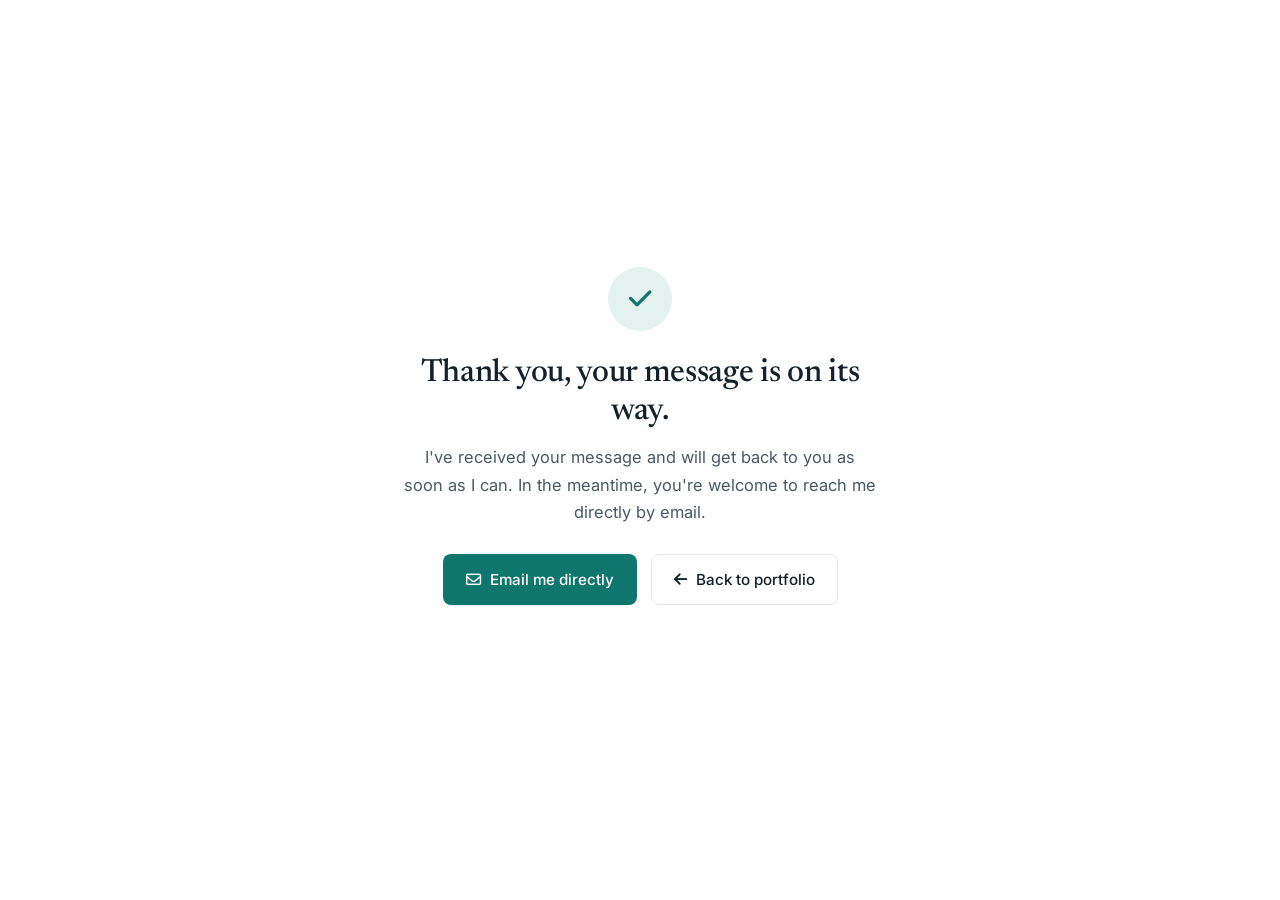
<file: thanks.html>
<!DOCTYPE html>
<html lang="en">

<head>
    <meta charset="UTF-8">
    <meta name="viewport" content="width=device-width, initial-scale=1.0">
    <title>Message sent · Muhammad Haris</title>
    <link rel="icon" sizes="32x32" href="favicon.png" type="image/png">
    <link rel="preconnect" href="https://fonts.googleapis.com">
    <link rel="preconnect" href="https://fonts.gstatic.com" crossorigin>
    <link
        href="https://fonts.googleapis.com/css2?family=Inter:wght@400;500;600&family=Newsreader:opsz,wght@6..72,400;6..72,500&display=swap"
        rel="stylesheet">
    <link rel="stylesheet" href="https://cdnjs.cloudflare.com/ajax/libs/font-awesome/6.5.1/css/all.min.css">
    <link rel="stylesheet" href="style.css">
    <style>
        body {
            display: flex;
            min-height: 100vh;
            align-items: center;
            justify-content: center;
            text-align: center;
        }
        .thanks {
            max-width: 520px;
            padding: 40px 24px;
        }
        .thanks .check {
            width: 64px;
            height: 64px;
            border-radius: 50%;
            background: var(--accent-soft);
            color: var(--accent);
            display: flex;
            align-items: center;
            justify-content: center;
            font-size: 1.6rem;
            margin: 0 auto 24px;
        }
        .thanks h1 { font-size: 2rem; margin-bottom: 14px; }
        .thanks p { margin-bottom: 28px; }
    </style>
</head>

<body>
    <div class="thanks">
        <div class="check"><i class="fa-solid fa-check"></i></div>
        <h1>Thank you, your message is on its way.</h1>
        <p>I've received your message and will get back to you as soon as I can. In the meantime, you're welcome to reach
            me directly by email.</p>
        <div class="hero-actions" style="justify-content: center;">
            <a href="mailto:mharis.202101862@gcuf.edu.pk" class="btn btn-primary"><i class="fa-regular fa-envelope"></i>
                Email me directly</a>
            <a href="index.html" class="btn btn-ghost"><i class="fa-solid fa-arrow-left"></i> Back to portfolio</a>
        </div>
    </div>
</body>

</html>
</file>
<file: style.css>
/* ============================================================
   Muhammad Haris, research portfolio
   ============================================================ */

:root {
    --ink: #13212b;
    --ink-soft: #4a5963;
    --ink-faint: #667179;
    --line: #e2e8eb;
    --line-soft: #eef2f4;
    --bg: #ffffff;
    --bg-alt: #f4f7f8;
    --accent: #0f766e;
    --accent-ink: #0b5a54;
    --accent-soft: #e3f1ef;
    --coral: #d9573c;
    --amber: #c98a12;
    --dark: #0b1820;
    --dark-2: #11242e;
    --dark-line: rgba(255, 255, 255, 0.1);
    --on-dark: #e8eff2;
    --on-dark-soft: #9db0ba;
    --teal-bright: #2dd4bf;
    --max: 1180px;
    --radius: 12px;
    --shadow: 0 1px 2px rgba(19, 33, 43, 0.05), 0 10px 30px rgba(19, 33, 43, 0.07);
    --serif: "Newsreader", Georgia, "Times New Roman", serif;
    --sans: "Inter", -apple-system, BlinkMacSystemFont, "Segoe UI", Roboto, sans-serif;
}

* { box-sizing: border-box; margin: 0; padding: 0; }

html {
    scroll-behavior: smooth;
    scroll-padding-top: 76px;
    -webkit-text-size-adjust: 100%;
}

body {
    font-family: var(--sans);
    color: var(--ink);
    background: var(--bg);
    line-height: 1.65;
    font-size: 16.5px;
    -webkit-font-smoothing: antialiased;
    overflow-x: hidden;
}

h1, h2, h3, h4 {
    font-family: var(--serif);
    font-weight: 500;
    line-height: 1.18;
    letter-spacing: -0.01em;
}

a { color: var(--accent); text-decoration: none; transition: color 0.15s ease; }
a:hover { color: var(--accent-ink); }
p { color: var(--ink-soft); }
img { max-width: 100%; display: block; }
button { font-family: inherit; }

.container { max-width: var(--max); margin: 0 auto; padding: 0 32px; }

section { padding: 96px 0; position: relative; }
section.alt { background: var(--bg-alt); }

.section-label {
    font-size: 0.76rem;
    font-weight: 600;
    letter-spacing: 0.16em;
    text-transform: uppercase;
    color: var(--accent);
    margin-bottom: 14px;
}

.section-title { font-size: clamp(1.8rem, 3.2vw, 2.4rem); margin-bottom: 16px; }
.section-intro { max-width: 660px; font-size: 1.04rem; margin-bottom: 44px; }

/* ---------- Navigation ---------- */
.nav {
    position: fixed;
    top: 0; left: 0; right: 0;
    z-index: 60;
    transition: background 0.25s ease, border-color 0.25s ease, box-shadow 0.25s ease;
    border-bottom: 1px solid transparent;
}

html:not(.js) .nav { background: rgba(11, 24, 32, 0.94); }

.nav.scrolled {
    background: rgba(255, 255, 255, 0.92);
    backdrop-filter: saturate(180%) blur(12px);
    border-bottom-color: var(--line);
}

.nav-inner {
    max-width: var(--max);
    margin: 0 auto;
    padding: 16px 32px;
    display: flex;
    align-items: center;
    justify-content: space-between;
    gap: 20px;
}

.nav-brand {
    font-family: var(--serif);
    font-size: 1.2rem;
    font-weight: 600;
    color: #fff;
    transition: color 0.25s ease;
}

.nav-links { display: flex; gap: 26px; align-items: center; }

.nav-links a {
    color: rgba(255, 255, 255, 0.78);
    font-size: 0.9rem;
    font-weight: 500;
    transition: color 0.2s ease;
}

.nav-links a:hover { color: #fff; }
.nav.scrolled .nav-brand { color: var(--ink); }
.nav.scrolled .nav-links a { color: var(--ink-soft); }
.nav.scrolled .nav-links a:hover { color: var(--accent); }

.nav-toggle {
    display: none;
    background: none;
    border: none;
    cursor: pointer;
    font-size: 1.35rem;
    color: #fff;
}

.nav.scrolled .nav-toggle { color: var(--ink); }

/* ---------- Hero ---------- */
.hero {
    background: var(--dark);
    color: var(--on-dark);
    padding: 150px 0 0;
    overflow: hidden;
    position: relative;
}

.hero-bg {
    position: absolute;
    inset: 0;
    display: grid;
    grid-template-columns: repeat(4, 1fr);
    grid-template-rows: repeat(2, 1fr);
    gap: 0;
    opacity: 0.2;
    pointer-events: none;
}

.hero-bg img {
    width: 100%;
    height: 100%;
    object-fit: cover;
    filter: grayscale(0.35) contrast(1.05);
}

.hero::before {
    content: "";
    position: absolute;
    inset: 0;
    z-index: 1;
    background:
        radial-gradient(ellipse at 20% 30%, rgba(11, 24, 32, 0.55) 0%, rgba(11, 24, 32, 0.92) 60%),
        linear-gradient(180deg, rgba(11, 24, 32, 0.4) 0%, var(--dark) 100%);
}

.hero > .container { position: relative; z-index: 2; }

.hero-grid {
    display: grid;
    grid-template-columns: 1.35fr 1fr;
    gap: 64px;
    align-items: center;
}

.hero-eyebrow {
    font-size: 0.8rem;
    font-weight: 600;
    letter-spacing: 0.16em;
    text-transform: uppercase;
    color: var(--teal-bright);
    margin-bottom: 18px;
}

.hero h1 {
    font-size: clamp(2.6rem, 5.4vw, 4rem);
    line-height: 1.04;
    color: #fff;
    margin-bottom: 18px;
}

.hero-role { font-size: 1.12rem; color: #fff; font-weight: 500; margin-bottom: 18px; }
.hero-lead { font-size: 1.08rem; color: var(--on-dark-soft); max-width: 580px; margin-bottom: 32px; }

.hero-actions { display: flex; flex-wrap: wrap; gap: 14px; margin-bottom: 28px; }

.btn {
    display: inline-flex;
    align-items: center;
    gap: 9px;
    padding: 12px 22px;
    border-radius: 8px;
    font-size: 0.95rem;
    font-weight: 500;
    cursor: pointer;
    transition: all 0.15s ease;
    border: 1px solid transparent;
}

.btn-primary { background: var(--accent); color: #fff; }
.btn-primary:hover { background: var(--accent-ink); color: #fff; }
.btn-light { background: #fff; color: var(--dark); }
.btn-light:hover { background: var(--teal-bright); color: var(--dark); }
.btn-ghost { color: var(--ink); border-color: var(--line); }
.btn-ghost:hover { border-color: var(--accent); color: var(--accent); }
.btn-ghost-dark { color: #fff; border-color: rgba(255, 255, 255, 0.28); }
.btn-ghost-dark:hover { border-color: var(--teal-bright); color: var(--teal-bright); }

.hero-links { display: flex; gap: 20px; }
.hero-links a { color: var(--on-dark-soft); font-size: 1.25rem; transition: color 0.15s ease, transform 0.15s ease; }
.hero-links a:hover { color: var(--teal-bright); transform: translateY(-2px); }

.hero-photo { position: relative; }

.hero-photo img {
    width: 100%;
    border-radius: var(--radius);
    border: 1px solid var(--dark-line);
    box-shadow: 0 30px 60px rgba(0, 0, 0, 0.45);
}

.hero-photo figcaption { margin-top: 12px; font-size: 0.82rem; color: var(--on-dark-soft); text-align: center; }

/* Stats row */
.stats {
    display: grid;
    grid-template-columns: repeat(5, 1fr);
    margin-top: 80px;
    border-top: 1px solid var(--dark-line);
}

.stat-cell { padding: 30px 22px 36px; border-right: 1px solid var(--dark-line); }
.stat-cell:last-child { border-right: none; }

.stat-num {
    font-family: var(--serif);
    font-size: 2.4rem;
    line-height: 1;
    color: #fff;
    margin-bottom: 10px;
}

.stat-label { font-size: 0.86rem; color: var(--on-dark-soft); line-height: 1.45; }

/* ---------- About ---------- */
.about-grid {
    display: grid;
    grid-template-columns: 1.5fr 1fr;
    gap: 64px;
    align-items: start;
}

.about-text p { font-size: 1.06rem; margin-bottom: 18px; }

.focus-tags { display: flex; flex-wrap: wrap; gap: 10px; margin-top: 26px; }

.focus-tag {
    background: var(--accent-soft);
    color: var(--accent-ink);
    padding: 7px 15px;
    border-radius: 20px;
    font-size: 0.87rem;
    font-weight: 500;
}

.now-card {
    border: 1px solid var(--line);
    border-radius: var(--radius);
    padding: 28px;
    background: var(--bg-alt);
}

.now-card h3 {
    font-family: var(--sans);
    font-size: 0.76rem;
    font-weight: 600;
    letter-spacing: 0.14em;
    text-transform: uppercase;
    color: var(--accent);
    margin-bottom: 16px;
}

.now-row { padding: 12px 0; border-top: 1px solid var(--line); }
.now-row:first-of-type { border-top: none; padding-top: 0; }
.now-row b { display: block; font-size: 0.8rem; color: var(--ink-faint); font-weight: 500; margin-bottom: 3px; }
.now-row span { color: var(--ink); font-size: 0.97rem; }

/* ---------- Scientific life carousel ---------- */
.carousel {
    overflow: hidden;
    -webkit-mask-image: linear-gradient(to right, transparent, #000 5%, #000 95%, transparent);
    mask-image: linear-gradient(to right, transparent, #000 5%, #000 95%, transparent);
}

.carousel-track { display: flex; width: max-content; animation: carousel-scroll 70s linear infinite; }
.carousel:hover .carousel-track { animation-play-state: paused; }

.carousel-item {
    flex: 0 0 auto;
    width: 300px;
    height: 200px;
    margin-right: 16px;
    border-radius: var(--radius);
    overflow: hidden;
    background: var(--bg-alt);
    cursor: zoom-in;
}

.carousel-item img { width: 100%; height: 100%; object-fit: cover; transition: transform 0.4s ease; }
.carousel-item:hover img { transform: scale(1.05); }

@keyframes carousel-scroll {
    from { transform: translateX(0); }
    to { transform: translateX(-50%); }
}

/* ---------- Research head + program index ---------- */
.research-head { background: var(--dark); color: var(--on-dark); padding-bottom: 72px; }
.research-head .section-title { color: #fff; }
.research-head .section-intro { color: var(--on-dark-soft); }
.research-head .section-label { color: var(--teal-bright); }

.prog-index {
    display: grid;
    grid-template-columns: repeat(4, 1fr);
    gap: 16px;
}

.pi-tile {
    position: relative;
    min-height: 230px;
    border-radius: var(--radius);
    overflow: hidden;
    display: flex;
    flex-direction: column;
    justify-content: flex-end;
    padding: 22px;
    color: #fff;
    border: 1px solid var(--dark-line);
    isolation: isolate;
}

.pi-tile img {
    position: absolute;
    inset: 0;
    width: 100%;
    height: 100%;
    object-fit: cover;
    z-index: -2;
    transition: transform 0.6s ease;
    background: #fff;
}

.pi-tile::after {
    content: "";
    position: absolute;
    inset: 0;
    z-index: -1;
    background: linear-gradient(180deg, rgba(11, 24, 32, 0.25) 0%, rgba(11, 24, 32, 0.93) 72%);
    transition: background 0.3s ease;
}

.pi-tile:hover { color: #fff; }
.pi-tile:hover img { transform: scale(1.06); }
.pi-tile:hover::after { background: linear-gradient(180deg, rgba(15, 118, 110, 0.35) 0%, rgba(11, 24, 32, 0.95) 72%); }

.pi-num { font-family: var(--serif); font-size: 1.1rem; color: var(--teal-bright); margin-bottom: 6px; }
.pi-title { font-family: var(--serif); font-size: 1.22rem; line-height: 1.25; margin-bottom: 6px; }
.pi-tag { font-size: 0.8rem; color: var(--on-dark-soft); }

/* ---------- Program panels ---------- */
.program { padding: 96px 0; border-bottom: 1px solid var(--line); }

.prog-head {
    display: grid;
    grid-template-columns: auto 1fr;
    gap: 26px;
    align-items: start;
    margin-bottom: 44px;
}

.prog-num {
    font-family: var(--serif);
    font-size: 3.6rem;
    line-height: 0.9;
    color: var(--accent);
    opacity: 0.9;
}

.prog-tag {
    font-size: 0.76rem;
    font-weight: 600;
    letter-spacing: 0.14em;
    text-transform: uppercase;
    color: var(--accent);
    margin-bottom: 8px;
}

.prog-title { font-size: clamp(1.6rem, 3vw, 2.2rem); margin-bottom: 10px; max-width: 820px; }
.prog-status { font-size: 0.92rem; color: var(--ink-faint); }
.prog-status b { color: var(--ink-soft); font-weight: 600; }

/* Advisors with Google Scholar links */
.prog-advisors {
    display: flex;
    flex-wrap: wrap;
    align-items: center;
    gap: 8px 10px;
    margin-top: 14px;
}

.more-body .prog-advisors { margin: -2px 0 14px; }

.prog-advisors > span {
    font-size: 0.72rem;
    font-weight: 600;
    letter-spacing: 0.12em;
    text-transform: uppercase;
    color: var(--ink-faint);
    margin-right: 2px;
}

.prog-advisors a {
    display: inline-flex;
    align-items: center;
    gap: 7px;
    padding: 5px 13px 5px 11px;
    border: 1px solid var(--line);
    border-radius: 20px;
    background: #fff;
    color: var(--ink);
    font-size: 0.86rem;
    font-weight: 500;
    transition: border-color 0.15s ease, color 0.15s ease;
}

.prog-advisors a i { color: #4285f4; }
.prog-advisors a small { color: var(--ink-faint); font-weight: 400; font-size: 0.8rem; }
.prog-advisors a:hover { border-color: var(--accent); color: var(--accent); }

.prog-grid {
    display: grid;
    grid-template-columns: 1.15fr 1fr;
    gap: 52px;
    align-items: start;
}

.prog-grid > * { min-width: 0; }
.program.flip .prog-grid { grid-template-columns: 1fr 1.15fr; }
.program.flip .fig-carousel { order: 2; }

.prog-lead { font-size: 1.04rem; margin-bottom: 26px; }

/* Stat grid */
.stat-grid {
    display: grid;
    grid-template-columns: repeat(2, 1fr);
    gap: 1px;
    background: var(--line);
    border: 1px solid var(--line);
    border-radius: var(--radius);
    overflow: hidden;
    margin-bottom: 26px;
}

.sg-cell { background: var(--bg); padding: 18px 18px 16px; }
.program.alt .sg-cell, .alt .sg-cell { background: #fff; }

.sg-num {
    font-family: var(--serif);
    font-size: 1.95rem;
    line-height: 1;
    color: var(--ink);
    margin-bottom: 6px;
}

.sg-num small { font-size: 1rem; color: var(--ink-faint); }
.sg-num .up { color: var(--coral); }
.sg-num .down { color: var(--accent); }
.sg-label { font-size: 0.83rem; color: var(--ink-soft); line-height: 1.4; }

/* Charts */
.chart { margin-bottom: 26px; }

.chart-title {
    font-size: 0.76rem;
    font-weight: 600;
    letter-spacing: 0.1em;
    text-transform: uppercase;
    color: var(--ink-faint);
    margin-bottom: 12px;
    display: flex;
    justify-content: space-between;
    gap: 12px;
}

.chart-title em { font-style: normal; font-weight: 500; letter-spacing: 0.02em; text-transform: none; }

.bar-row {
    display: grid;
    grid-template-columns: 128px 1fr 72px;
    gap: 12px;
    align-items: center;
    margin-bottom: 8px;
    font-size: 0.86rem;
}

.bar-label { color: var(--ink-soft); white-space: nowrap; overflow: hidden; text-overflow: ellipsis; }
.bar-val { color: var(--ink); font-weight: 600; text-align: right; font-variant-numeric: tabular-nums; }

.bar-track { height: 10px; background: var(--line-soft); border-radius: 6px; overflow: hidden; }
.alt .bar-track { background: #e6ecef; }

.bar-fill {
    display: block;
    height: 100%;
    width: var(--w);
    border-radius: 6px;
    background: var(--accent);
    transition: width 1.1s cubic-bezier(0.2, 0.7, 0.2, 1);
}

.bar-fill.coral { background: var(--coral); }
.bar-fill.amber { background: var(--amber); }
.bar-fill.soft { background: #9bc9c3; }
.js .chart:not(.in) .bar-fill { width: 0; }
.chart.wide-labels .bar-row { grid-template-columns: 200px 1fr 80px; }

.chart-note { font-size: 0.8rem; color: var(--ink-faint); margin-top: 8px; }

/* Method chain */
.chain { display: flex; flex-wrap: wrap; align-items: center; gap: 6px; margin-bottom: 24px; }

.chain span {
    font-size: 0.8rem;
    font-weight: 500;
    padding: 5px 11px;
    border-radius: 6px;
    background: var(--bg-alt);
    border: 1px solid var(--line);
    color: var(--ink-soft);
}

.alt .chain span { background: #fff; }
.chain i { font-size: 0.62rem; color: var(--ink-faint); }

/* Findings expander */
.prog-more {
    border: 1px solid var(--line);
    border-radius: var(--radius);
    background: var(--bg);
    margin-bottom: 22px;
}

.prog-more > summary {
    list-style: none;
    cursor: pointer;
    padding: 15px 18px;
    display: flex;
    justify-content: space-between;
    align-items: center;
    font-weight: 600;
    font-size: 0.93rem;
    color: var(--ink);
}

.prog-more > summary::-webkit-details-marker { display: none; }
.prog-more > summary i { color: var(--accent); transition: transform 0.2s ease; }
.prog-more[open] > summary i { transform: rotate(180deg); }

.prog-more ul {
    list-style: none;
    padding: 0 18px 18px;
    display: flex;
    flex-direction: column;
    gap: 9px;
}

.prog-more li {
    position: relative;
    padding-left: 18px;
    font-size: 0.93rem;
    color: var(--ink-soft);
}

.prog-more li::before {
    content: "";
    position: absolute;
    left: 0; top: 9px;
    width: 6px; height: 6px;
    border-radius: 50%;
    background: var(--accent);
}

.prog-more li b { color: var(--ink); font-weight: 600; }

.prog-links { display: flex; flex-wrap: wrap; gap: 9px; }

.chip-link {
    display: inline-flex;
    align-items: center;
    gap: 7px;
    font-size: 0.86rem;
    font-weight: 500;
    padding: 7px 14px;
    border: 1px solid var(--line);
    border-radius: 20px;
    color: var(--ink-soft);
    background: var(--bg);
}

.chip-link:hover { border-color: var(--accent); color: var(--accent); }
.chip-link.solid { background: var(--accent); border-color: var(--accent); color: #fff; }
.chip-link.solid:hover { background: var(--accent-ink); color: #fff; }

/* ---------- Figure carousel ---------- */
.fig-carousel { position: sticky; top: 92px; }

.fc-stage {
    position: relative;
    background: #fff;
    border: 1px solid var(--line);
    border-radius: var(--radius);
    box-shadow: var(--shadow);
    overflow: hidden;
    aspect-ratio: 4 / 3.3;
}

.fc-slide {
    position: absolute;
    inset: 0;
    display: flex;
    flex-direction: column;
    opacity: 0;
    visibility: hidden;
    transition: opacity 0.4s ease, visibility 0.4s;
}

.fc-slide.is-active { opacity: 1; visibility: visible; }

.fc-slide .fc-img {
    flex: 1;
    min-height: 0;
    padding: 18px 18px 8px;
    display: flex;
    align-items: center;
    justify-content: center;
    cursor: zoom-in;
}

.fc-slide img { max-width: 100%; max-height: 100%; object-fit: contain; }
.fc-slide.photo .fc-img { padding: 0; }
.fc-slide.photo img { width: 100%; height: 100%; object-fit: cover; max-height: none; }

.fc-slide figcaption {
    padding: 12px 18px 14px;
    border-top: 1px solid var(--line-soft);
    font-size: 0.86rem;
    color: var(--ink-soft);
    background: #fff;
    min-height: 58px;
}

.fc-slide figcaption b { color: var(--ink); font-weight: 600; }

.fc-btn {
    position: absolute;
    top: calc(50% - 30px);
    width: 40px;
    height: 40px;
    border-radius: 50%;
    border: 1px solid var(--line);
    background: rgba(255, 255, 255, 0.94);
    color: var(--ink);
    cursor: pointer;
    display: flex;
    align-items: center;
    justify-content: center;
    z-index: 3;
    box-shadow: 0 4px 14px rgba(19, 33, 43, 0.12);
    transition: background 0.15s ease, color 0.15s ease;
}

.fc-btn:hover { background: var(--accent); color: #fff; border-color: var(--accent); }
.fc-btn.prev { left: 12px; }
.fc-btn.next { right: 12px; }

.fc-count {
    position: absolute;
    top: 12px;
    right: 12px;
    z-index: 3;
    font-size: 0.76rem;
    font-weight: 600;
    padding: 4px 10px;
    border-radius: 20px;
    background: rgba(19, 33, 43, 0.78);
    color: #fff;
    font-variant-numeric: tabular-nums;
}

.fc-thumbs {
    display: flex;
    gap: 8px;
    margin-top: 12px;
    overflow-x: auto;
    padding-bottom: 4px;
    scrollbar-width: thin;
}

.fc-thumb {
    flex: 0 0 auto;
    width: 74px;
    height: 56px;
    border-radius: 7px;
    border: 2px solid transparent;
    background: #fff;
    padding: 0;
    cursor: pointer;
    overflow: hidden;
    opacity: 0.6;
    transition: opacity 0.2s ease, border-color 0.2s ease;
    box-shadow: 0 0 0 1px var(--line);
}

.fc-thumb img { width: 100%; height: 100%; object-fit: cover; }
.fc-thumb:hover { opacity: 0.9; }
.fc-thumb.is-active { opacity: 1; border-color: var(--accent); }

/* ---------- More work + software ---------- */
.more-grid { display: grid; grid-template-columns: 1fr 1fr; gap: 24px; margin-bottom: 64px; }

.more-card {
    border: 1px solid var(--line);
    border-radius: var(--radius);
    background: #fff;
    overflow: hidden;
    display: flex;
    flex-direction: column;
}

.more-strip {
    display: grid;
    grid-template-columns: 1.6fr 1fr;
    grid-template-rows: repeat(3, 1fr);
    gap: 3px;
    height: 250px;
    background: var(--line);
}

.more-strip button {
    border: none;
    padding: 0;
    cursor: zoom-in;
    background: #fff;
    overflow: hidden;
}

.more-strip button:first-child { grid-row: span 3; }
.more-strip img { width: 100%; height: 100%; object-fit: cover; transition: transform 0.4s ease; }
.more-strip button:hover img { transform: scale(1.05); }
.more-strip .contain img { object-fit: contain; padding: 6px; }

.more-body { padding: 24px 26px 26px; }
.more-body h3 { font-size: 1.3rem; margin: 6px 0 10px; }
.more-body p { font-size: 0.96rem; margin-bottom: 16px; }

.mini-stats { display: flex; flex-wrap: wrap; gap: 22px; margin-bottom: 18px; }
.mini-stats div { font-size: 0.8rem; color: var(--ink-faint); line-height: 1.35; }
.mini-stats b { display: block; font-family: var(--serif); font-size: 1.5rem; font-weight: 500; color: var(--ink); }

.sw-head { display: flex; justify-content: space-between; align-items: end; gap: 20px; margin-bottom: 22px; }
.sw-head h3 { font-size: 1.5rem; }

.sw-grid { display: grid; grid-template-columns: repeat(4, 1fr); gap: 16px; }

.sw-tile {
    border: 1px solid var(--line);
    border-radius: var(--radius);
    padding: 22px;
    background: #fff;
    display: flex;
    flex-direction: column;
    transition: border-color 0.15s ease, transform 0.15s ease, box-shadow 0.15s ease;
}

.sw-tile:hover { border-color: #c8d3d8; transform: translateY(-3px); box-shadow: var(--shadow); }

.sw-icon {
    width: 40px;
    height: 40px;
    border-radius: 10px;
    background: var(--accent-soft);
    color: var(--accent);
    display: flex;
    align-items: center;
    justify-content: center;
    margin-bottom: 14px;
}

.sw-type { font-size: 0.74rem; font-weight: 600; letter-spacing: 0.08em; text-transform: uppercase; color: var(--ink-faint); }
.sw-tile h4 { font-size: 1.15rem; margin: 4px 0 8px; }
.sw-tile p { font-size: 0.88rem; margin-bottom: 14px; flex: 1; }
.sw-stack { font-size: 0.78rem; color: var(--ink-faint); margin-bottom: 12px; }
.sw-tile a { font-size: 0.87rem; font-weight: 500; }
.sw-tile .sw-na { font-size: 0.83rem; color: var(--ink-faint); }

/* ---------- Publications ---------- */
.pub-filter { display: flex; flex-wrap: wrap; gap: 8px; margin-bottom: 26px; }

.pf-btn {
    border: 1px solid var(--line);
    background: #fff;
    color: var(--ink-soft);
    padding: 8px 16px;
    border-radius: 20px;
    font-size: 0.87rem;
    font-weight: 500;
    cursor: pointer;
    transition: all 0.15s ease;
}

.pf-btn span { color: var(--ink-faint); margin-left: 4px; font-variant-numeric: tabular-nums; }
.pf-btn:hover { border-color: var(--accent); color: var(--accent); }
.pf-btn.is-active { background: var(--ink); border-color: var(--ink); color: #fff; }
.pf-btn.is-active span { color: rgba(255, 255, 255, 0.65); }

.pub-list { display: flex; flex-direction: column; gap: 12px; }

.pub {
    display: grid;
    grid-template-columns: 118px 1fr auto;
    gap: 22px;
    align-items: start;
    padding: 22px 24px;
    background: #fff;
    border: 1px solid var(--line);
    border-radius: var(--radius);
    transition: border-color 0.15s ease;
}

.pub:hover { border-color: #c8d3d8; }
.pub.hidden { display: none; }

.pub-year { font-family: var(--serif); font-size: 1.5rem; line-height: 1; color: var(--ink); }

.pub-status {
    display: inline-block;
    margin-top: 8px;
    font-size: 0.7rem;
    font-weight: 600;
    letter-spacing: 0.06em;
    text-transform: uppercase;
    padding: 3px 8px;
    border-radius: 4px;
}

.status-published { background: var(--accent-soft); color: var(--accent-ink); }
.status-review { background: #fbf1dc; color: #8a5d05; }

.pub-title { font-size: 1.08rem; line-height: 1.35; margin-bottom: 7px; }
.pub-authors { font-size: 0.88rem; margin-bottom: 3px; }
.pub-authors b { color: var(--ink); font-weight: 600; }
.pub-venue { font-size: 0.88rem; color: var(--ink-faint); font-style: italic; }

.pub-side { display: flex; flex-direction: column; align-items: flex-end; gap: 8px; }

.pub-doi, .pub-prog {
    font-size: 0.8rem;
    font-weight: 500;
    padding: 5px 11px;
    border-radius: 20px;
    white-space: nowrap;
}

.pub-doi { background: var(--ink); color: #fff; }
.pub-doi:hover { background: var(--accent); color: #fff; }
.pub-prog { border: 1px solid var(--line); color: var(--ink-soft); }
.pub-prog:hover { border-color: var(--accent); color: var(--accent); }

/* ---------- Education ---------- */
.edu-grid { display: grid; grid-template-columns: 1.2fr 1fr; gap: 22px; }

.edu-card {
    border: 1px solid var(--line);
    border-radius: var(--radius);
    padding: 30px;
    background: #fff;
    position: relative;
    overflow: hidden;
}

.edu-card.current::before {
    content: "";
    position: absolute;
    left: 0; top: 0; bottom: 0;
    width: 4px;
    background: var(--accent);
}

.edu-top { display: flex; justify-content: space-between; gap: 20px; align-items: start; margin-bottom: 14px; }
.edu-date { font-size: 0.8rem; font-weight: 600; letter-spacing: 0.04em; text-transform: uppercase; color: var(--accent); margin-bottom: 8px; }
.edu-degree { font-size: 1.4rem; margin-bottom: 4px; }
.edu-school { font-size: 0.95rem; color: var(--ink-soft); font-weight: 500; }

.gpa-ring { position: relative; width: 78px; height: 78px; flex: 0 0 auto; }
.gpa-ring svg { width: 78px; height: 78px; transform: rotate(-90deg); }
.gpa-ring circle { fill: none; stroke-width: 7; }
.gpa-ring .ring-bg { stroke: var(--line-soft); }

.gpa-ring .ring-fg {
    stroke: var(--accent);
    stroke-linecap: round;
    stroke-dasharray: 201;
    stroke-dashoffset: var(--off);
    transition: stroke-dashoffset 1.3s cubic-bezier(0.2, 0.7, 0.2, 1);
}

.js .gpa-ring:not(.in) .ring-fg { stroke-dashoffset: 201; }

.gpa-ring span {
    position: absolute;
    inset: 0;
    display: flex;
    flex-direction: column;
    align-items: center;
    justify-content: center;
    font-family: var(--serif);
    font-size: 1.2rem;
    color: var(--ink);
    line-height: 1;
}

.gpa-ring span small { font-family: var(--sans); font-size: 0.62rem; color: var(--ink-faint); margin-top: 4px; letter-spacing: 0.06em; }

.edu-card p { font-size: 0.95rem; margin-top: 10px; }
.edu-card p b { color: var(--ink); font-weight: 600; }

/* ---------- Experience ---------- */
.xp-list { border-top: 1px solid var(--line); }

.xp {
    display: grid;
    grid-template-columns: 190px 1fr;
    gap: 28px;
    padding: 24px 0;
    border-bottom: 1px solid var(--line);
}

.xp-date { font-size: 0.86rem; font-weight: 600; color: var(--accent); padding-top: 3px; }
.xp-date small { display: block; font-weight: 400; color: var(--ink-faint); margin-top: 2px; }
.xp h3 { font-size: 1.22rem; margin-bottom: 2px; }
.xp-org { font-size: 0.93rem; color: var(--ink-soft); font-weight: 500; margin-bottom: 6px; }
.xp p { font-size: 0.95rem; }
.xp p a { font-weight: 500; }

/* ---------- Skills ---------- */
.skills-grid { display: grid; grid-template-columns: repeat(2, 1fr); gap: 20px; }

.skill-group {
    border: 1px solid var(--line);
    border-radius: var(--radius);
    padding: 24px 26px;
    background: #fff;
}

.skill-group h3 {
    display: flex;
    align-items: center;
    gap: 10px;
    font-family: var(--sans);
    font-size: 0.8rem;
    font-weight: 600;
    letter-spacing: 0.1em;
    text-transform: uppercase;
    color: var(--ink);
    margin-bottom: 16px;
}

.skill-group h3 i { color: var(--accent); }
.skill-tags { display: flex; flex-wrap: wrap; gap: 8px; }

.skill-chip {
    background: var(--bg-alt);
    border: 1px solid var(--line);
    color: var(--ink-soft);
    padding: 5px 12px;
    border-radius: 7px;
    font-size: 0.85rem;
    font-weight: 500;
}

/* ---------- Honors ---------- */
.honor-grid { display: grid; grid-template-columns: repeat(3, 1fr); gap: 18px; }

.honor {
    border: 1px solid var(--line);
    border-radius: var(--radius);
    padding: 24px;
    background: #fff;
}

.honor-icon {
    width: 42px;
    height: 42px;
    border-radius: 50%;
    background: #fbf1dc;
    color: var(--amber);
    display: flex;
    align-items: center;
    justify-content: center;
    margin-bottom: 14px;
}

.honor-year { font-size: 0.76rem; font-weight: 600; letter-spacing: 0.08em; text-transform: uppercase; color: var(--ink-faint); }
.honor h3 { font-size: 1.1rem; margin: 4px 0 6px; }
.honor p { font-size: 0.9rem; }

/* ---------- Talks ---------- */
.talks-grid { display: grid; grid-template-columns: 1.35fr 1fr; gap: 56px; }
.talks-sub { font-family: var(--sans); font-size: 0.8rem; font-weight: 600; letter-spacing: 0.1em; text-transform: uppercase; color: var(--ink-faint); margin-bottom: 18px; }

.talk {
    display: grid;
    grid-template-columns: 78px 1fr;
    gap: 18px;
    padding: 16px 0;
    border-top: 1px solid var(--line);
}

.talk-date { font-size: 0.82rem; font-weight: 600; color: var(--accent); line-height: 1.3; }
.talk-date small { display: block; color: var(--ink-faint); font-weight: 400; }
.talk-kind { font-size: 0.72rem; font-weight: 600; letter-spacing: 0.06em; text-transform: uppercase; color: var(--ink-faint); }
.talk h4 { font-family: var(--sans); font-size: 0.97rem; font-weight: 600; color: var(--ink); margin: 2px 0 3px; line-height: 1.4; }
.talk p { font-size: 0.88rem; }

/* ---------- Posters (compact cards) ---------- */
.poster-grid { display: grid; grid-template-columns: repeat(3, minmax(0, 1fr)); gap: 16px; }

.poster-card {
    display: grid;
    grid-template-columns: 96px 1fr;
    gap: 14px;
    align-items: start;
    padding: 12px;
    background: #fff;
    border: 1px solid var(--line);
    border-radius: var(--radius);
    transition: border-color 0.15s ease, box-shadow 0.15s ease;
}

.poster-card:hover { border-color: #c8d3d8; box-shadow: var(--shadow); }

.poster-img {
    position: relative;
    display: block;
    width: 96px;
    aspect-ratio: 3 / 4;
    border: 1px solid var(--line);
    border-radius: 6px;
    padding: 0;
    background: var(--bg-alt);
    cursor: zoom-in;
    overflow: hidden;
}

.poster-img img { width: 100%; height: 100%; object-fit: cover; object-position: top; }

.poster-zoom {
    position: absolute;
    inset: 0;
    display: flex;
    align-items: center;
    justify-content: center;
    background: rgba(19, 33, 43, 0.55);
    color: #fff;
    opacity: 0;
    transition: opacity 0.2s ease;
}

.poster-img:hover .poster-zoom, .poster-img:focus-visible .poster-zoom { opacity: 1; }

.poster-card figcaption { padding: 2px 0 0; min-width: 0; }
.poster-meta { display: flex; flex-wrap: wrap; align-items: center; gap: 6px 8px; margin-bottom: 6px; }
.poster-date { font-size: 0.7rem; font-weight: 600; letter-spacing: 0.06em; text-transform: uppercase; color: var(--accent); }

.poster-award {
    display: inline-flex;
    align-items: center;
    gap: 5px;
    font-size: 0.64rem;
    font-weight: 600;
    letter-spacing: 0.05em;
    text-transform: uppercase;
    background: #fbf1dc;
    color: #8a5d05;
    padding: 2px 7px;
    border-radius: 4px;
}

.poster-card h3 {
    font-size: 0.9rem;
    line-height: 1.35;
    margin-bottom: 5px;
    display: -webkit-box;
    -webkit-line-clamp: 3;
    -webkit-box-orient: vertical;
    overflow: hidden;
}

.poster-card p {
    font-size: 0.76rem;
    line-height: 1.4;
    display: -webkit-box;
    -webkit-line-clamp: 2;
    -webkit-box-orient: vertical;
    overflow: hidden;
}

/* ---------- Contact ---------- */
.contact { background: var(--dark); color: var(--on-dark); }
.contact .section-title { color: #fff; }
.contact .section-label { color: var(--teal-bright); }
.contact-grid { display: grid; grid-template-columns: 1fr 1.1fr; gap: 64px; align-items: start; }
.contact-info p { color: var(--on-dark-soft); font-size: 1.04rem; margin-bottom: 26px; }

.contact-detail { display: flex; align-items: center; gap: 12px; margin-bottom: 14px; color: var(--on-dark); font-size: 0.97rem; }
.contact-detail i { color: var(--teal-bright); width: 20px; text-align: center; }

.contact-form {
    display: flex;
    flex-direction: column;
    gap: 16px;
    background: var(--dark-2);
    border: 1px solid var(--dark-line);
    border-radius: var(--radius);
    padding: 28px;
}

.form-row { display: grid; grid-template-columns: 1fr 1fr; gap: 16px; }
.field label { display: block; font-size: 0.84rem; font-weight: 500; color: var(--on-dark); margin-bottom: 6px; }

.field input, .field select, .field textarea {
    width: 100%;
    padding: 11px 14px;
    border: 1px solid var(--dark-line);
    border-radius: 8px;
    font-family: inherit;
    font-size: 0.95rem;
    color: #fff;
    background: rgba(255, 255, 255, 0.04);
}

.field select option { color: var(--ink); }
.field input:focus, .field select:focus, .field textarea:focus { outline: none; border-color: var(--teal-bright); }
.field textarea { resize: vertical; min-height: 120px; }

footer { background: var(--dark); border-top: 1px solid var(--dark-line); padding: 28px 0; }
footer .container { display: flex; justify-content: space-between; align-items: center; gap: 16px; flex-wrap: wrap; }
footer p { font-size: 0.86rem; color: var(--on-dark-soft); }
.footer-links { display: flex; gap: 18px; }
.footer-links a { color: var(--on-dark-soft); font-size: 1.05rem; }
.footer-links a:hover { color: var(--teal-bright); }

/* ---------- Lightbox ---------- */
.lightbox {
    display: none;
    position: fixed;
    inset: 0;
    z-index: 200;
    background: rgba(8, 16, 22, 0.94);
    align-items: center;
    justify-content: center;
    padding: 56px 80px 90px;
}

.lightbox.open { display: flex; }

.lightbox img {
    max-width: 100%;
    max-height: 100%;
    border-radius: 6px;
    background: #fff;
    box-shadow: 0 20px 60px rgba(0, 0, 0, 0.5);
}

.lb-cap {
    position: absolute;
    bottom: 26px;
    left: 80px;
    right: 80px;
    text-align: center;
    color: #dfe7ea;
    font-size: 0.93rem;
}

.lb-close, .lb-nav {
    position: absolute;
    background: rgba(255, 255, 255, 0.08);
    border: 1px solid rgba(255, 255, 255, 0.15);
    color: #fff;
    border-radius: 50%;
    width: 46px;
    height: 46px;
    cursor: pointer;
    display: flex;
    align-items: center;
    justify-content: center;
    font-size: 1rem;
}

.lb-close:hover, .lb-nav:hover { background: var(--accent); border-color: var(--accent); }
.lb-close { top: 18px; right: 20px; }
.lb-nav.prev { left: 18px; top: calc(50% - 23px); }
.lb-nav.next { right: 18px; top: calc(50% - 23px); }

/* ---------- Reveal ---------- */
.js [data-reveal] { opacity: 0; transform: translateY(18px); transition: opacity 0.7s ease, transform 0.7s ease; }
.js [data-reveal].in { opacity: 1; transform: none; }

@media (prefers-reduced-motion: reduce) {
    html { scroll-behavior: auto; }
    .js [data-reveal] { opacity: 1; transform: none; transition: none; }
    .js .chart:not(.in) .bar-fill { width: var(--w); }
    .js .gpa-ring:not(.in) .ring-fg { stroke-dashoffset: var(--off); }
    .carousel-track { animation: none; }
    .bar-fill, .gpa-ring .ring-fg { transition: none; }
}

/* ---------- Responsive ---------- */
@media (max-width: 1020px) {
    .prog-grid, .program.flip .prog-grid { grid-template-columns: 1fr; gap: 36px; }
    .program.flip .fig-carousel { order: 0; }
    .fig-carousel { position: relative; top: 0; }
    .prog-index { grid-template-columns: 1fr 1fr; }
    .sw-grid { grid-template-columns: 1fr 1fr; }
    .stats { grid-template-columns: repeat(3, 1fr); }
    .stat-cell:nth-child(3) { border-right: none; }
    .stat-cell { border-bottom: 1px solid var(--dark-line); }
    .honor-grid { grid-template-columns: 1fr 1fr; }
    .poster-grid { grid-template-columns: 1fr 1fr; }
}

@media (max-width: 860px) {
    body { font-size: 16px; }
    section, .program { padding: 68px 0; }
    .hero { padding-top: 116px; }
    .hero-grid, .about-grid, .contact-grid, .talks-grid, .edu-grid, .more-grid, .skills-grid { grid-template-columns: 1fr; gap: 36px; }
    .hero-photo { max-width: 420px; }
    .hero-bg { grid-template-columns: repeat(2, 1fr); }
    .nav-links {
        display: none;
        position: absolute;
        top: 100%;
        left: 0; right: 0;
        flex-direction: column;
        align-items: flex-start;
        background: #fff;
        border-bottom: 1px solid var(--line);
        padding: 16px 32px 22px;
        gap: 16px;
    }
    .nav-links a { color: var(--ink-soft); }
    .nav-links.open { display: flex; }
    .nav-toggle { display: block; }
    .pub { grid-template-columns: 1fr; gap: 10px; }
    .pub-side { flex-direction: row; align-items: center; }
    .xp { grid-template-columns: 1fr; gap: 6px; }
    .prog-num { font-size: 2.6rem; }
}

@media (max-width: 560px) {
    .container, .nav-inner { padding-left: 18px; padding-right: 18px; }
    .stats { grid-template-columns: 1fr 1fr; }
    .stat-cell { border-right: 1px solid var(--dark-line) !important; }
    .stat-cell:nth-child(2n) { border-right: none !important; }
    .stat-num { font-size: 2rem; }
    .prog-index, .sw-grid, .honor-grid, .form-row { grid-template-columns: 1fr; }
    .poster-grid { grid-template-columns: 1fr; }
    .prog-head { grid-template-columns: 1fr; gap: 6px; }
    .bar-row { grid-template-columns: 96px 1fr 60px; gap: 8px; font-size: 0.8rem; }
    .chart.wide-labels .bar-row { grid-template-columns: 118px 1fr 72px; }
    .chart.wide-labels .bar-label { white-space: normal; line-height: 1.25; }
    .fc-stage { aspect-ratio: 4 / 4.2; }
    .carousel-item { width: 220px; height: 150px; }
    .more-strip { height: 200px; }
    .lightbox { padding: 60px 12px 100px; }
    .lb-nav.prev { left: 6px; } .lb-nav.next { right: 6px; }
    .lb-cap { left: 16px; right: 16px; }
    .talk { grid-template-columns: 1fr; gap: 4px; }
}

.edu-card .prog-advisors { margin-top: 16px; }
</file>
